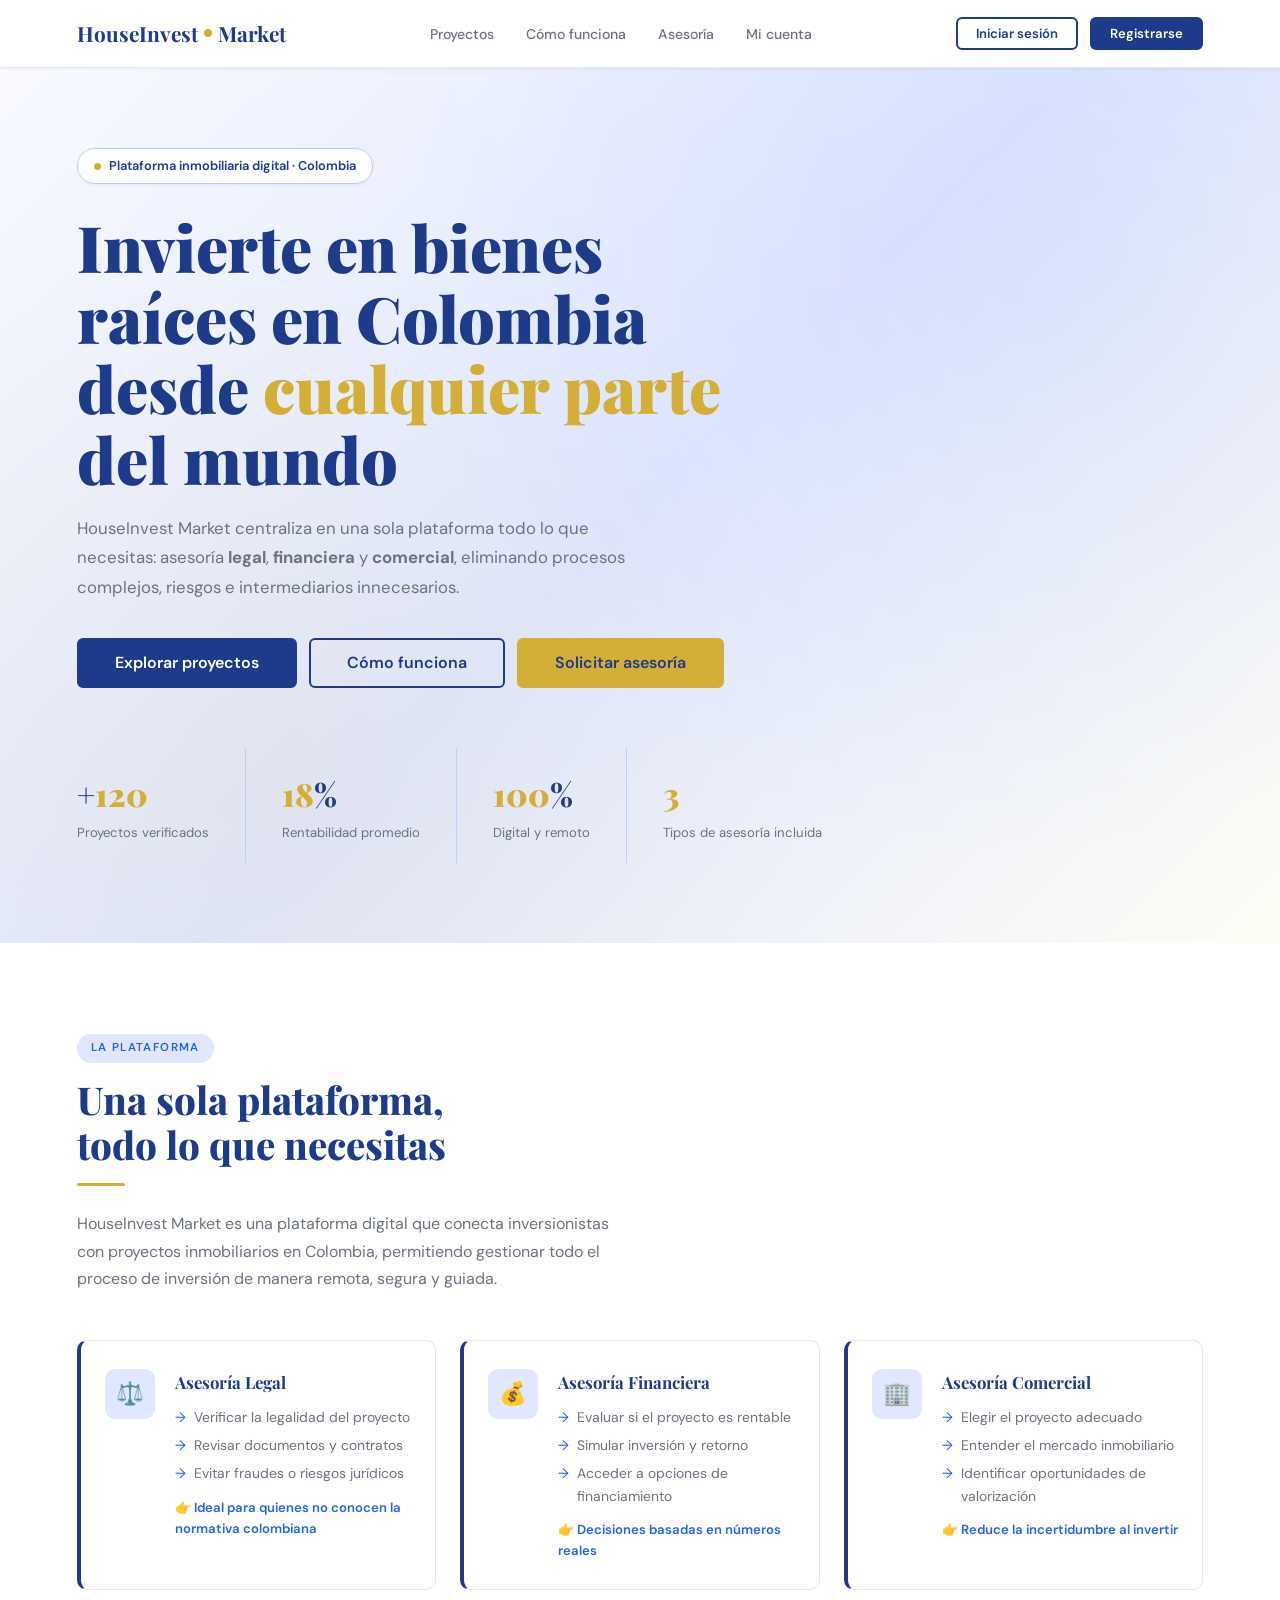
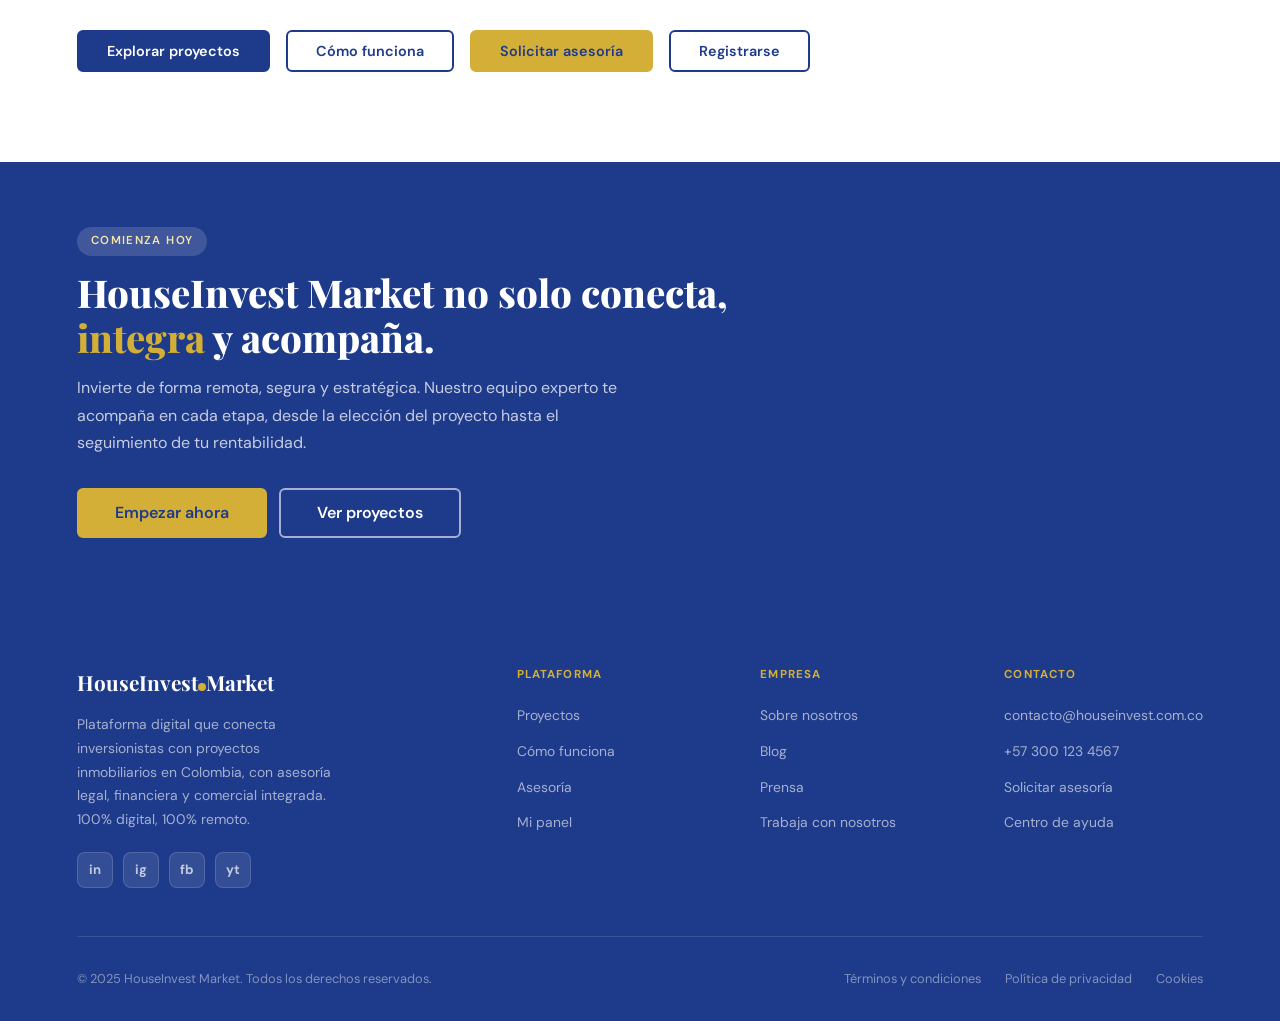
<file: index.html>
<!DOCTYPE html>
<html lang="es">
<head>
  <meta charset="UTF-8" />
  <meta name="viewport" content="width=device-width, initial-scale=1.0" />
  <title>HouseInvest Market – Invierte en Colombia</title>
  <link rel="stylesheet" href="css/styles.css" />
</head>
<body>

  <!-- Navbar y footer se inyectan por navbar.js -->

  <!-- ═══ HERO ═══ -->
  <section class="hero">
    <div class="hero-pattern"></div>

    <div class="hero-tag">
      <span class="dot"></span>
      Plataforma inmobiliaria digital · Colombia
    </div>

    <h1>
      Invierte en bienes raíces en Colombia<br>
      desde <em>cualquier parte</em> del mundo
    </h1>

    <p class="hero-sub">
      HouseInvest Market centraliza en una sola plataforma todo lo que necesitas:
      asesoría <strong>legal</strong>, <strong>financiera</strong> y <strong>comercial</strong>,
      eliminando procesos complejos, riesgos e intermediarios innecesarios.
    </p>

    <div class="hero-btns">
      <a href="proyectos.html"   class="btn btn-primary btn-lg">Explorar proyectos</a>
      <a href="como-funciona.html" class="btn btn-outline btn-lg">Cómo funciona</a>
      <a href="asesoria.html"    class="btn btn-gold btn-lg">Solicitar asesoría</a>
    </div>

    <div class="hero-stats">
      <div class="hero-stat">
        <div class="hero-stat-num">+<span>120</span></div>
        <div class="hero-stat-label">Proyectos verificados</div>
      </div>
      <div class="hero-stat">
        <div class="hero-stat-num"><span>18</span>%</div>
        <div class="hero-stat-label">Rentabilidad promedio</div>
      </div>
      <div class="hero-stat">
        <div class="hero-stat-num"><span>100</span>%</div>
        <div class="hero-stat-label">Digital y remoto</div>
      </div>
      <div class="hero-stat">
        <div class="hero-stat-num"><span>3</span></div>
        <div class="hero-stat-label">Tipos de asesoría incluida</div>
      </div>
    </div>
  </section>

  <!-- ═══ QUÉ ES HOUSEINVEST ═══ -->
  <section class="section section-white">
    <div class="reveal">
      <span class="section-tag">La plataforma</span>
      <h2 class="section-title">Una sola plataforma,<br>todo lo que necesitas</h2>
      <div class="gold-line"></div>
      <p class="section-desc">
        HouseInvest Market es una plataforma digital que conecta inversionistas con proyectos
        inmobiliarios en Colombia, permitiendo gestionar todo el proceso de inversión
        de manera remota, segura y guiada.
      </p>
    </div>

    <div style="display:grid;grid-template-columns:repeat(auto-fit,minmax(260px,1fr));gap:1.5rem;margin-top:48px;">

      <div class="advisory-card reveal">
        <div class="advisory-icon">⚖️</div>
        <div>
          <h4>Asesoría Legal</h4>
          <ul>
            <li>Verificar la legalidad del proyecto</li>
            <li>Revisar documentos y contratos</li>
            <li>Evitar fraudes o riesgos jurídicos</li>
          </ul>
          <p style="margin-top:12px;font-size:0.82rem;color:var(--blue-modern);font-weight:600;">
            👉 Ideal para quienes no conocen la normativa colombiana
          </p>
        </div>
      </div>

      <div class="advisory-card reveal">
        <div class="advisory-icon">💰</div>
        <div>
          <h4>Asesoría Financiera</h4>
          <ul>
            <li>Evaluar si el proyecto es rentable</li>
            <li>Simular inversión y retorno</li>
            <li>Acceder a opciones de financiamiento</li>
          </ul>
          <p style="margin-top:12px;font-size:0.82rem;color:var(--blue-modern);font-weight:600;">
            👉 Decisiones basadas en números reales
          </p>
        </div>
      </div>

      <div class="advisory-card reveal">
        <div class="advisory-icon">🏢</div>
        <div>
          <h4>Asesoría Comercial</h4>
          <ul>
            <li>Elegir el proyecto adecuado</li>
            <li>Entender el mercado inmobiliario</li>
            <li>Identificar oportunidades de valorización</li>
          </ul>
          <p style="margin-top:12px;font-size:0.82rem;color:var(--blue-modern);font-weight:600;">
            👉 Reduce la incertidumbre al invertir
          </p>
        </div>
      </div>

    </div>

    <div style="display:flex;gap:1rem;flex-wrap:wrap;margin-top:40px;" class="reveal">
      <a href="proyectos.html"   class="btn btn-primary">Explorar proyectos</a>
      <a href="como-funciona.html" class="btn btn-outline">Cómo funciona</a>
      <a href="asesoria.html"    class="btn btn-gold">Solicitar asesoría</a>
      <a href="login.html"       class="btn btn-outline">Registrarse</a>
    </div>
  </section>

  <!-- ═══ CTA BANNER ═══ -->
  <section class="section section-blue" style="padding:64px 6vw;">
    <div style="max-width:680px;" class="reveal">
      <span class="section-tag">Comienza hoy</span>
      <h2 class="section-title">HouseInvest Market no solo conecta,<br><em>integra</em> y acompaña.</h2>
      <p class="section-desc" style="margin-bottom:32px;">
        Invierte de forma remota, segura y estratégica. Nuestro equipo experto
        te acompaña en cada etapa, desde la elección del proyecto hasta el
        seguimiento de tu rentabilidad.
      </p>
      <div style="display:flex;gap:12px;flex-wrap:wrap;">
        <a href="login.html" class="btn btn-gold btn-lg">Empezar ahora</a>
        <a href="proyectos.html" class="btn btn-outline-white btn-lg">Ver proyectos</a>
      </div>
    </div>
  </section>

  <script src="js/navbar.js"></script>
  <script src="js/main.js"></script>
</body>
</html>
</file>
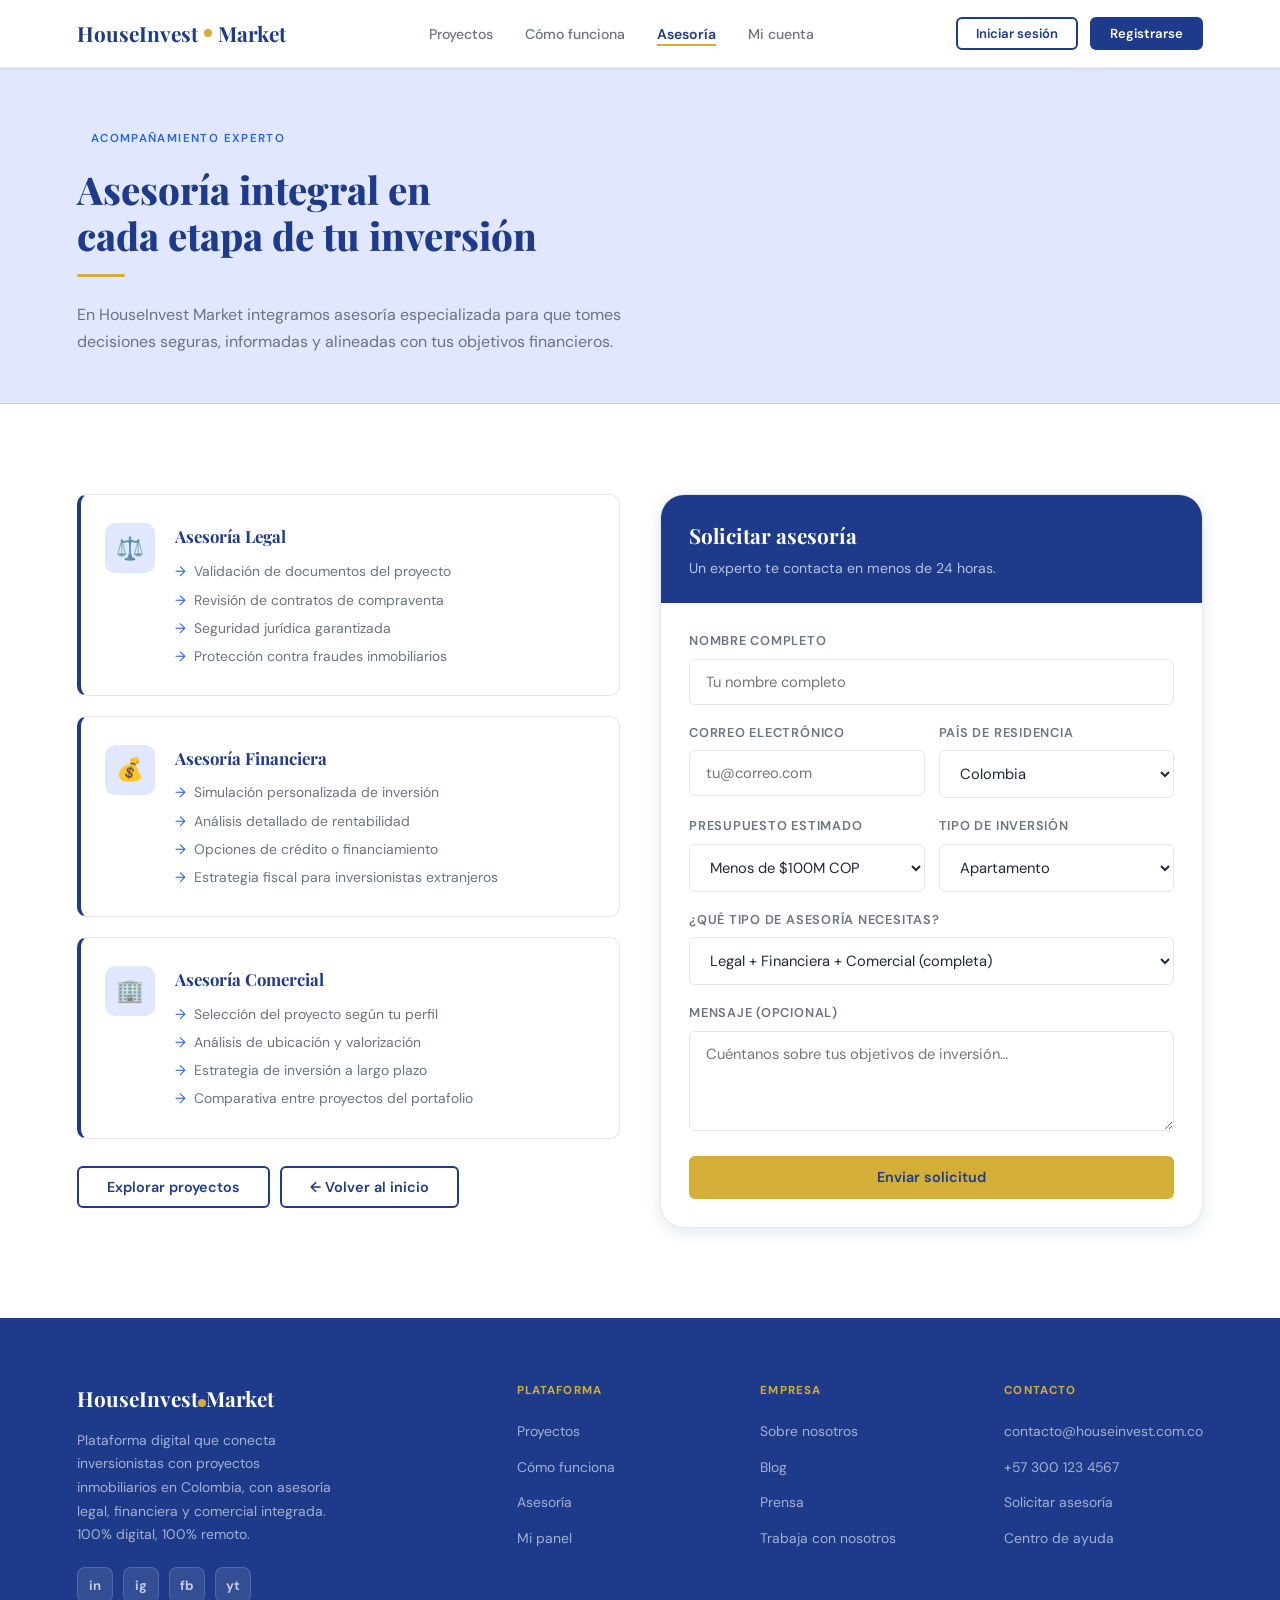
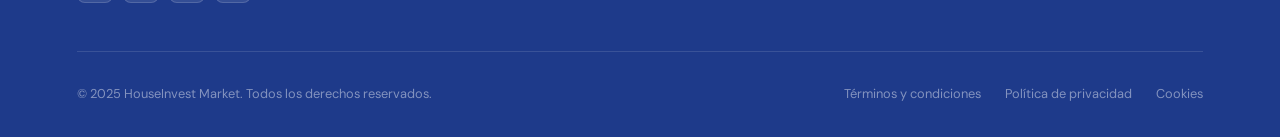
<file: asesoria.html>
<!DOCTYPE html>
<html lang="es">
<head>
  <meta charset="UTF-8" />
  <meta name="viewport" content="width=device-width, initial-scale=1.0" />
  <title>Asesoría – HouseInvest Market</title>
  <link rel="stylesheet" href="css/styles.css" />
  <style>
    .advisory-grid {
      display: grid;
      grid-template-columns: 1fr 1fr;
      gap: 2.5rem;
      align-items: start;
    }
    @media (max-width: 860px) { .advisory-grid { grid-template-columns: 1fr; } }
  </style>
</head>
<body>

  <!-- ═══ HEADER ═══ -->
  <div style="background:var(--blue-light);padding:56px 6vw 48px;border-bottom:1px solid var(--blue-mid);">
    <span class="section-tag">Acompañamiento experto</span>
    <h1 class="section-title">Asesoría integral en<br>cada etapa de tu inversión</h1>
    <div class="gold-line"></div>
    <p class="section-desc">
      En HouseInvest Market integramos asesoría especializada para que tomes decisiones
      seguras, informadas y alineadas con tus objetivos financieros.
    </p>
  </div>

  <!-- ═══ CONTENIDO ═══ -->
  <section class="section section-white">
    <div class="advisory-grid">

      <!-- Cards asesoría -->
      <div style="display:flex;flex-direction:column;gap:1.2rem;">

        <div class="advisory-card reveal">
          <div class="advisory-icon">⚖️</div>
          <div>
            <h4>Asesoría Legal</h4>
            <ul>
              <li>Validación de documentos del proyecto</li>
              <li>Revisión de contratos de compraventa</li>
              <li>Seguridad jurídica garantizada</li>
              <li>Protección contra fraudes inmobiliarios</li>
            </ul>
          </div>
        </div>

        <div class="advisory-card reveal">
          <div class="advisory-icon">💰</div>
          <div>
            <h4>Asesoría Financiera</h4>
            <ul>
              <li>Simulación personalizada de inversión</li>
              <li>Análisis detallado de rentabilidad</li>
              <li>Opciones de crédito o financiamiento</li>
              <li>Estrategia fiscal para inversionistas extranjeros</li>
            </ul>
          </div>
        </div>

        <div class="advisory-card reveal">
          <div class="advisory-icon">🏢</div>
          <div>
            <h4>Asesoría Comercial</h4>
            <ul>
              <li>Selección del proyecto según tu perfil</li>
              <li>Análisis de ubicación y valorización</li>
              <li>Estrategia de inversión a largo plazo</li>
              <li>Comparativa entre proyectos del portafolio</li>
            </ul>
          </div>
        </div>

        <div class="reveal" style="display:flex;gap:10px;flex-wrap:wrap;margin-top:8px;">
          <a href="proyectos.html" class="btn btn-outline">Explorar proyectos</a>
          <a href="index.html" class="btn btn-outline">← Volver al inicio</a>
        </div>
      </div>

      <!-- Formulario -->
      <div class="reveal">
        <div style="background:var(--white);border:1px solid var(--gray-border);border-radius:var(--radius-xl);overflow:hidden;box-shadow:var(--shadow-md);">
          <div style="background:var(--blue-main);padding:24px 28px;">
            <h3 style="font-family:var(--font-display);font-size:1.3rem;font-weight:700;color:var(--white);">
              Solicitar asesoría
            </h3>
            <p style="color:rgba(255,255,255,0.7);font-size:0.88rem;margin-top:4px;">
              Un experto te contacta en menos de 24 horas.
            </p>
          </div>
          <div style="padding:28px;">
            <form id="form-asesoria">
              <div class="form-group">
                <label>Nombre completo</label>
                <input type="text" placeholder="Tu nombre completo" required>
              </div>
              <div class="form-row">
                <div class="form-group">
                  <label>Correo electrónico</label>
                  <input type="email" placeholder="tu@correo.com" required>
                </div>
                <div class="form-group">
                  <label>País de residencia</label>
                  <select>
                    <option>Colombia</option>
                    <option>México</option>
                    <option>Estados Unidos</option>
                    <option>España</option>
                    <option>Canadá</option>
                    <option>Otro</option>
                  </select>
                </div>
              </div>
              <div class="form-row">
                <div class="form-group">
                  <label>Presupuesto estimado</label>
                  <select>
                    <option>Menos de $100M COP</option>
                    <option>$100M – $300M COP</option>
                    <option>$300M – $600M COP</option>
                    <option>Más de $600M COP</option>
                  </select>
                </div>
                <div class="form-group">
                  <label>Tipo de inversión</label>
                  <select>
                    <option>Apartamento</option>
                    <option>Lote</option>
                    <option>Casa</option>
                    <option>Comercial</option>
                  </select>
                </div>
              </div>
              <div class="form-group">
                <label>¿Qué tipo de asesoría necesitas?</label>
                <select>
                  <option>Legal + Financiera + Comercial (completa)</option>
                  <option>Solo legal</option>
                  <option>Solo financiera</option>
                  <option>Solo comercial</option>
                </select>
              </div>
              <div class="form-group">
                <label>Mensaje (opcional)</label>
                <textarea placeholder="Cuéntanos sobre tus objetivos de inversión…"></textarea>
              </div>
              <button type="submit" class="btn btn-gold btn-submit" style="width:100%;justify-content:center;">
                Enviar solicitud
              </button>
            </form>
          </div>
        </div>
      </div>

    </div>
  </section>

  <script src="js/navbar.js"></script>
  <script src="js/main.js"></script>
</body>
</html>
</file>
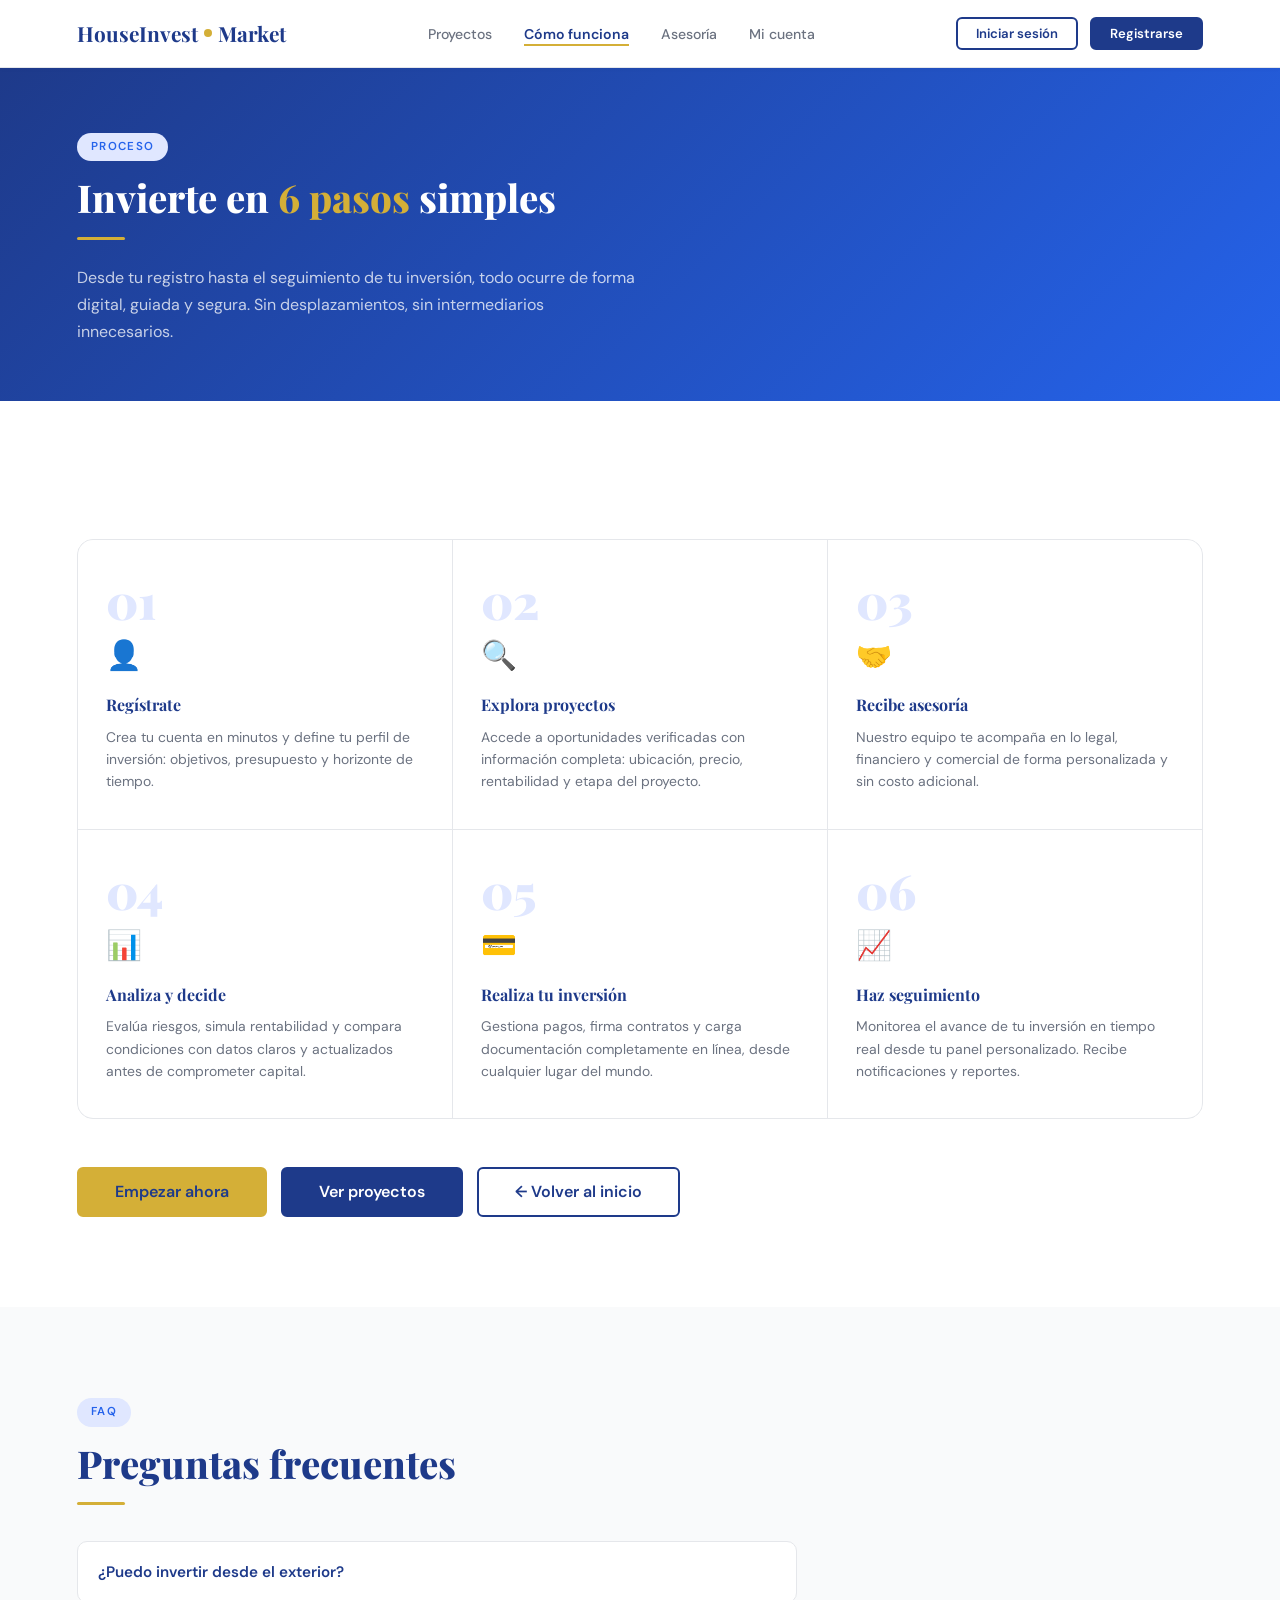
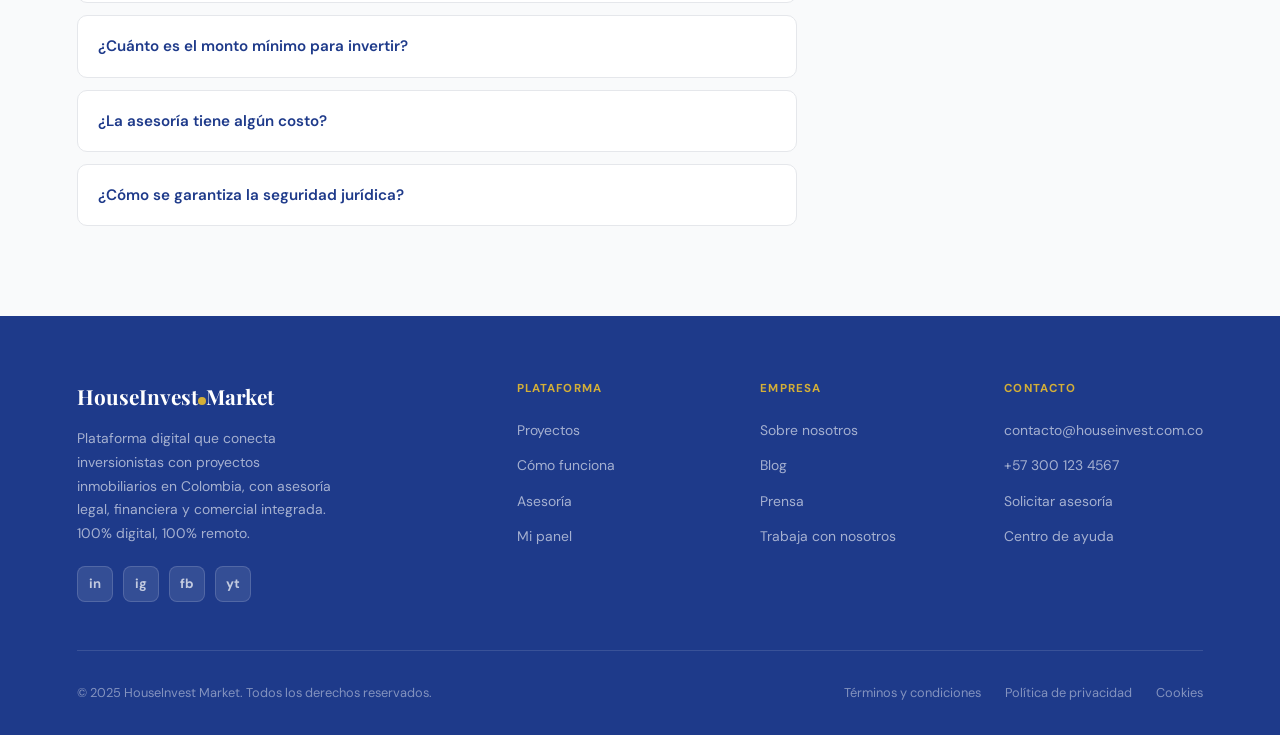
<file: como-funciona.html>
<!DOCTYPE html>
<html lang="es">
<head>
  <meta charset="UTF-8" />
  <meta name="viewport" content="width=device-width, initial-scale=1.0" />
  <title>Cómo funciona – HouseInvest Market</title>
  <link rel="stylesheet" href="css/styles.css" />
</head>
<body>

  <!-- ═══ HEADER ═══ -->
  <div style="background:linear-gradient(135deg,#1E3A8A,#2563EB);padding:64px 6vw 56px;">
    <span class="section-tag">Proceso</span>
    <h1 class="section-title" style="color:var(--white);">Invierte en <em>6 pasos</em> simples</h1>
    <div class="gold-line"></div>
    <p class="section-desc" style="color:rgba(255,255,255,0.75);">
      Desde tu registro hasta el seguimiento de tu inversión, todo ocurre de forma
      digital, guiada y segura. Sin desplazamientos, sin intermediarios innecesarios.
    </p>
  </div>

  <!-- ═══ PASOS ═══ -->
  <section class="section section-white">

    <div class="steps-grid">

      <div class="step-item reveal">
        <div class="step-num">01</div>
        <div class="step-icon">👤</div>
        <h3>Regístrate</h3>
        <p>Crea tu cuenta en minutos y define tu perfil de inversión: objetivos, presupuesto y horizonte de tiempo.</p>
      </div>

      <div class="step-item reveal">
        <div class="step-num">02</div>
        <div class="step-icon">🔍</div>
        <h3>Explora proyectos</h3>
        <p>Accede a oportunidades verificadas con información completa: ubicación, precio, rentabilidad y etapa del proyecto.</p>
      </div>

      <div class="step-item reveal">
        <div class="step-num">03</div>
        <div class="step-icon">🤝</div>
        <h3>Recibe asesoría</h3>
        <p>Nuestro equipo te acompaña en lo legal, financiero y comercial de forma personalizada y sin costo adicional.</p>
      </div>

      <div class="step-item reveal">
        <div class="step-num">04</div>
        <div class="step-icon">📊</div>
        <h3>Analiza y decide</h3>
        <p>Evalúa riesgos, simula rentabilidad y compara condiciones con datos claros y actualizados antes de comprometer capital.</p>
      </div>

      <div class="step-item reveal">
        <div class="step-num">05</div>
        <div class="step-icon">💳</div>
        <h3>Realiza tu inversión</h3>
        <p>Gestiona pagos, firma contratos y carga documentación completamente en línea, desde cualquier lugar del mundo.</p>
      </div>

      <div class="step-item reveal">
        <div class="step-num">06</div>
        <div class="step-icon">📈</div>
        <h3>Haz seguimiento</h3>
        <p>Monitorea el avance de tu inversión en tiempo real desde tu panel personalizado. Recibe notificaciones y reportes.</p>
      </div>

    </div>

    <div style="display:flex;gap:14px;flex-wrap:wrap;margin-top:48px;" class="reveal">
      <a href="login.html" class="btn btn-gold btn-lg">Empezar ahora</a>
      <a href="proyectos.html" class="btn btn-primary btn-lg">Ver proyectos</a>
      <a href="index.html" class="btn btn-outline btn-lg">← Volver al inicio</a>
    </div>

  </section>

  <!-- ═══ PREGUNTAS FRECUENTES ═══ -->
  <section class="section section-light">
    <div class="reveal">
      <span class="section-tag">FAQ</span>
      <h2 class="section-title">Preguntas frecuentes</h2>
      <div class="gold-line"></div>
    </div>

    <div style="max-width:720px;margin-top:36px;display:flex;flex-direction:column;gap:12px;">

      <details class="reveal" style="background:var(--white);border:1px solid var(--gray-border);border-radius:var(--radius-md);overflow:hidden;">
        <summary style="padding:18px 20px;font-weight:600;color:var(--blue-main);cursor:pointer;font-size:0.95rem;list-style:none;">
          ¿Puedo invertir desde el exterior?
        </summary>
        <div style="padding:0 20px 18px;color:var(--gray-mid);font-size:0.9rem;line-height:1.7;border-top:1px solid var(--gray-border);">
          Sí. HouseInvest Market está diseñado específicamente para inversionistas en el exterior.
          Todo el proceso es digital: puedes explorar proyectos, firmar contratos y realizar pagos
          desde cualquier país. Nuestros asesores te guían en cada paso considerando las
          regulaciones de inversión extranjera en Colombia.
        </div>
      </details>

      <details class="reveal" style="background:var(--white);border:1px solid var(--gray-border);border-radius:var(--radius-md);overflow:hidden;">
        <summary style="padding:18px 20px;font-weight:600;color:var(--blue-main);cursor:pointer;font-size:0.95rem;list-style:none;">
          ¿Cuánto es el monto mínimo para invertir?
        </summary>
        <div style="padding:0 20px 18px;color:var(--gray-mid);font-size:0.9rem;line-height:1.7;border-top:1px solid var(--gray-border);">
          El monto depende del proyecto. Contamos con opciones desde $85M COP (lotes) hasta
          proyectos premium que superan los $600M COP. También gestionamos opciones de
          financiamiento para proyectos de mayor valor.
        </div>
      </details>

      <details class="reveal" style="background:var(--white);border:1px solid var(--gray-border);border-radius:var(--radius-md);overflow:hidden;">
        <summary style="padding:18px 20px;font-weight:600;color:var(--blue-main);cursor:pointer;font-size:0.95rem;list-style:none;">
          ¿La asesoría tiene algún costo?
        </summary>
        <div style="padding:0 20px 18px;color:var(--gray-mid);font-size:0.9rem;line-height:1.7;border-top:1px solid var(--gray-border);">
          La asesoría inicial legal, financiera y comercial está incluida en el proceso de
          inversión. Nuestro modelo de negocio permite ofrecerla sin costo adicional para
          el inversionista.
        </div>
      </details>

      <details class="reveal" style="background:var(--white);border:1px solid var(--gray-border);border-radius:var(--radius-md);overflow:hidden;">
        <summary style="padding:18px 20px;font-weight:600;color:var(--blue-main);cursor:pointer;font-size:0.95rem;list-style:none;">
          ¿Cómo se garantiza la seguridad jurídica?
        </summary>
        <div style="padding:0 20px 18px;color:var(--gray-mid);font-size:0.9rem;line-height:1.7;border-top:1px solid var(--gray-border);">
          Todos los proyectos pasan por una verificación legal antes de ser publicados en
          la plataforma. Revisamos licencias, estado de propiedad, contratos y documentación.
          Nuestros asesores legales te acompañan hasta la firma final.
        </div>
      </details>

    </div>
  </section>

  <script src="js/navbar.js"></script>
  <script src="js/main.js"></script>
</body>
</html>
</file>
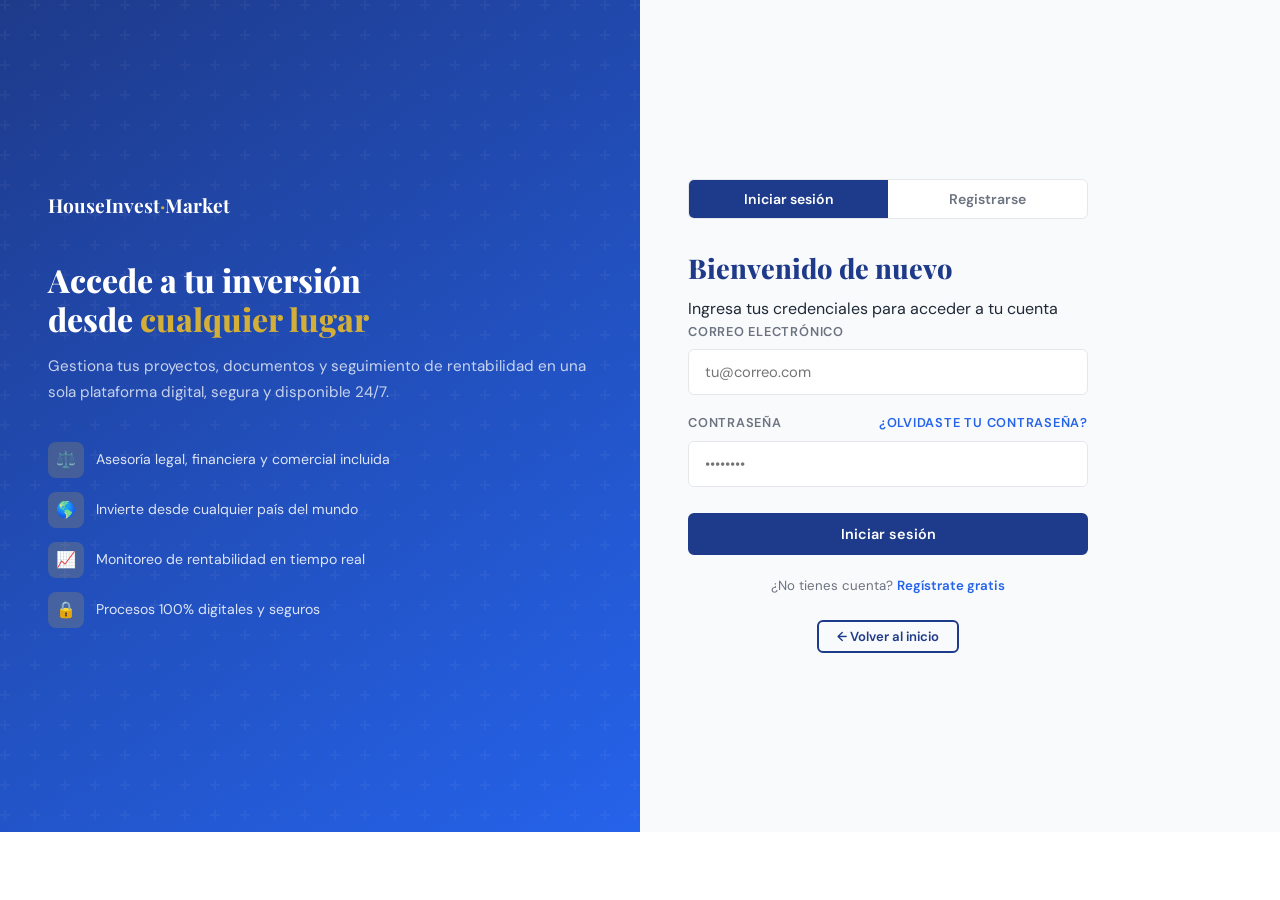
<file: login.html>
<!DOCTYPE html>
<html lang="es">
<head>
  <meta charset="UTF-8" />
  <meta name="viewport" content="width=device-width, initial-scale=1.0" />
  <title>Acceder – HouseInvest Market</title>
  <link rel="stylesheet" href="css/styles.css" />
</head>
<body>

  <div class="auth-layout">

    <!-- ═══ PANEL VISUAL IZQUIERDO ═══ -->
    <div class="auth-visual">
      <div class="auth-visual-content">
        <a href="index.html" style="font-family:var(--font-display);font-size:1.2rem;font-weight:700;color:var(--white);text-decoration:none;display:block;margin-bottom:40px;">
          HouseInvest<span style="color:var(--gold);">·</span>Market
        </a>
        <h2>Accede a tu inversión<br>desde <em>cualquier lugar</em></h2>
        <p>
          Gestiona tus proyectos, documentos y seguimiento de rentabilidad
          en una sola plataforma digital, segura y disponible 24/7.
        </p>

        <div class="auth-feature">
          <div class="auth-feature-icon">⚖️</div>
          <span>Asesoría legal, financiera y comercial incluida</span>
        </div>
        <div class="auth-feature">
          <div class="auth-feature-icon">🌎</div>
          <span>Invierte desde cualquier país del mundo</span>
        </div>
        <div class="auth-feature">
          <div class="auth-feature-icon">📈</div>
          <span>Monitoreo de rentabilidad en tiempo real</span>
        </div>
        <div class="auth-feature">
          <div class="auth-feature-icon">🔒</div>
          <span>Procesos 100% digitales y seguros</span>
        </div>
      </div>
    </div>

    <!-- ═══ FORMULARIOS ═══ -->
    <div class="auth-form-wrap">
      <div class="auth-form-inner">

        <div class="auth-tabs-wrap">
          <button class="auth-tab active" data-tab="panel-login">Iniciar sesión</button>
          <button class="auth-tab" data-tab="panel-register">Registrarse</button>
        </div>

        <!-- Panel Login -->
        <div id="panel-login" class="auth-panel">
          <h2>Bienvenido de nuevo</h2>
          <p>Ingresa tus credenciales para acceder a tu cuenta</p>
          <form id="form-login">
            <div class="form-group">
              <label>Correo electrónico</label>
              <input type="email" id="login-email" placeholder="tu@correo.com" required>
            </div>
            <div class="form-group">
              <label>
                Contraseña
                <a href="#" class="forgot-link" id="forgot-link">¿Olvidaste tu contraseña?</a>
              </label>
              <input type="password" placeholder="••••••••" required>
            </div>
            <button type="submit" class="btn btn-primary btn-submit" style="width:100%;justify-content:center;margin-top:8px;">
              Iniciar sesión
            </button>
          </form>
          <p style="text-align:center;margin-top:20px;font-size:0.83rem;color:var(--gray-mid);">
            ¿No tienes cuenta?
            <a href="#" onclick="document.querySelectorAll('.auth-tab')[1].click();return false;"
               style="color:var(--blue-modern);font-weight:600;">
              Regístrate gratis
            </a>
          </p>
        </div>

        <!-- Panel Registro -->
        <div id="panel-register" class="auth-panel" style="display:none;">
          <h2>Crea tu cuenta</h2>
          <p>Empieza a invertir en Colombia desde hoy</p>
          <form id="form-register">
            <div class="form-group">
              <label>Nombre completo</label>
              <input type="text" placeholder="Tu nombre" required>
            </div>
            <div class="form-row">
              <div class="form-group">
                <label>Correo electrónico</label>
                <input type="email" placeholder="tu@correo.com" required>
              </div>
              <div class="form-group">
                <label>País</label>
                <select>
                  <option>Colombia</option>
                  <option>México</option>
                  <option>Estados Unidos</option>
                  <option>España</option>
                  <option>Otro</option>
                </select>
              </div>
            </div>
            <div class="form-row">
              <div class="form-group">
                <label>Contraseña</label>
                <input type="password" id="reg-pass" placeholder="Mínimo 8 caracteres" required>
              </div>
              <div class="form-group">
                <label>Confirmar</label>
                <input type="password" id="reg-pass2" placeholder="Repite la contraseña" required>
              </div>
            </div>
            <button type="submit" class="btn btn-primary btn-submit" style="width:100%;justify-content:center;margin-top:8px;">
              Crear cuenta gratis
            </button>
          </form>
          <p style="text-align:center;margin-top:16px;font-size:0.78rem;color:var(--gray-mid);line-height:1.5;">
            Al registrarte aceptas nuestros
            <a href="#" style="color:var(--blue-modern);">Términos y condiciones</a> y
            <a href="#" style="color:var(--blue-modern);">Política de privacidad</a>
          </p>
        </div>

        <div style="text-align:center;margin-top:24px;">
          <a href="index.html" class="btn btn-outline btn-sm">← Volver al inicio</a>
        </div>

      </div>
    </div>
  </div>

  <script src="js/navbar.js"></script>
  <script src="js/main.js"></script>

  <!-- Ocultar navbar en auth -->
  <script>
    document.addEventListener('DOMContentLoaded', () => {
      const nav = document.querySelector('.navbar');
      if (nav) nav.style.display = 'none';
      const footer = document.querySelector('.footer');
      if (footer) footer.style.display = 'none';
      const scrollBtn = document.getElementById('scrollTop');
      if (scrollBtn) scrollBtn.style.display = 'none';

      // Si viene de #registro, abrir tab de registro
      if (window.location.hash === '#registro') {
        document.querySelectorAll('.auth-tab')[1]?.click();
      }
    });
  </script>
</body>
</html>
</file>
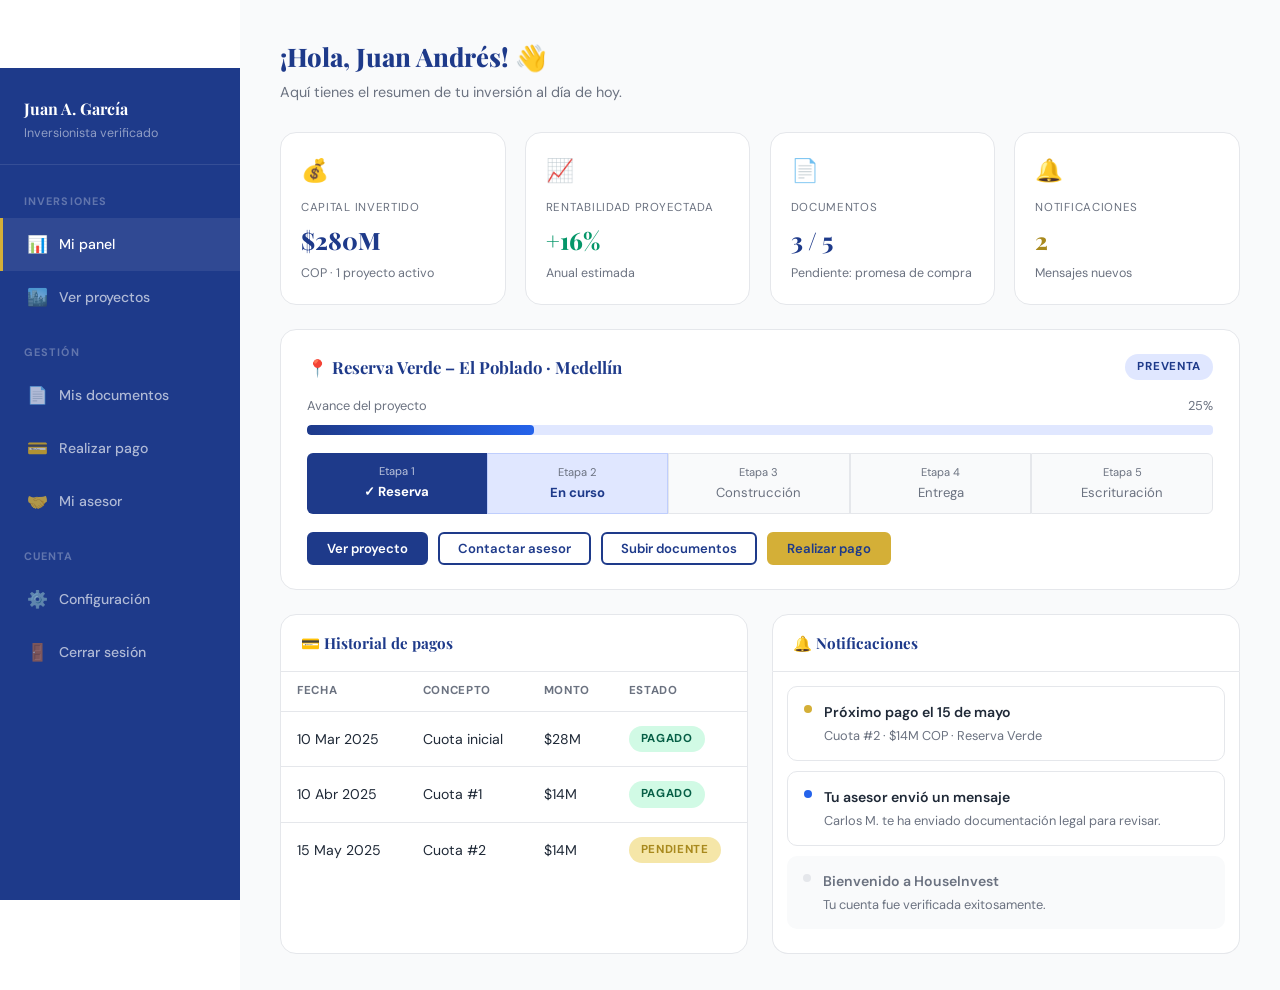
<file: panel.html>
<!DOCTYPE html>
<html lang="es">
<head>
  <meta charset="UTF-8" />
  <meta name="viewport" content="width=device-width, initial-scale=1.0" />
  <title>Mi Panel – HouseInvest Market</title>
  <link rel="stylesheet" href="css/styles.css" />
  <style>
    .panel-layout {
      display: grid;
      grid-template-columns: 240px 1fr;
      min-height: calc(100vh - 68px);
    }
    .panel-sidebar {
      background: var(--blue-main);
      padding: 28px 0;
      position: sticky;
      top: 68px;
      height: calc(100vh - 68px);
    }
    .panel-nav-item {
      display: flex; align-items: center; gap: 12px;
      padding: 13px 24px;
      font-size: 0.88rem; font-weight: 500;
      color: rgba(255,255,255,0.65);
      text-decoration: none;
      transition: all 0.2s;
      border-left: 3px solid transparent;
    }
    .panel-nav-item:hover,
    .panel-nav-item.active {
      background: rgba(255,255,255,0.08);
      color: var(--white);
      border-left-color: var(--gold);
    }
    .panel-nav-item .nav-icon { font-size: 1.05rem; width: 20px; text-align: center; }
    .panel-nav-section {
      font-size: 0.68rem; font-weight: 700; letter-spacing: 0.1em;
      text-transform: uppercase; color: rgba(255,255,255,0.3);
      padding: 20px 24px 8px;
    }
    .panel-content {
      background: var(--gray-light);
      padding: 36px 40px;
      overflow-y: auto;
    }
    .panel-greeting {
      margin-bottom: 28px;
    }
    .panel-greeting h2 {
      font-family: var(--font-display);
      font-size: 1.6rem; font-weight: 800;
      color: var(--blue-main);
    }
    .panel-greeting p { font-size: 0.9rem; color: var(--gray-mid); margin-top: 4px; }

    /* Widgets row */
    .widgets-row {
      display: grid;
      grid-template-columns: repeat(4, 1fr);
      gap: 1.2rem;
      margin-bottom: 1.5rem;
    }
    .widget-card {
      background: var(--white);
      border: 1px solid var(--gray-border);
      border-radius: var(--radius-lg);
      padding: 20px 20px;
      transition: box-shadow 0.2s;
    }
    .widget-card:hover { box-shadow: var(--shadow-md); }
    .widget-card-icon {
      font-size: 1.4rem; margin-bottom: 10px;
    }
    .widget-card-label { font-size: 0.72rem; color: var(--gray-mid); text-transform: uppercase; letter-spacing: 0.06em; }
    .widget-card-value {
      font-family: var(--font-display);
      font-size: 1.5rem; font-weight: 800;
      color: var(--blue-main); margin-top: 4px;
    }
    .widget-card-sub { font-size: 0.78rem; color: var(--gray-mid); margin-top: 4px; }

    /* Tabla de inversiones */
    .inv-table { width: 100%; border-collapse: collapse; }
    .inv-table th {
      text-align: left; font-size: 0.72rem; font-weight: 700;
      text-transform: uppercase; letter-spacing: 0.06em;
      color: var(--gray-mid); padding: 10px 16px;
      border-bottom: 1px solid var(--gray-border);
    }
    .inv-table td {
      padding: 14px 16px;
      font-size: 0.88rem; color: var(--gray-text);
      border-bottom: 1px solid var(--gray-border);
    }
    .inv-table tr:last-child td { border-bottom: none; }
    .inv-table tr:hover td { background: var(--blue-light); }

    /* Notificaciones */
    .notif {
      display: flex; align-items: flex-start; gap: 12px;
      padding: 14px 16px;
      background: var(--white);
      border: 1px solid var(--gray-border);
      border-radius: var(--radius-md);
      margin-bottom: 10px;
    }
    .notif-dot {
      width: 8px; height: 8px; border-radius: 50%;
      background: var(--blue-modern); flex-shrink: 0; margin-top: 4px;
    }
    .notif-dot.gold { background: var(--gold); }
    .notif h5 { font-size: 0.88rem; font-weight: 600; color: var(--gray-text); }
    .notif p { font-size: 0.8rem; color: var(--gray-mid); margin-top: 2px; }

    @media (max-width: 1024px) {
      .panel-layout { grid-template-columns: 1fr; }
      .panel-sidebar { display: none; }
      .panel-content { padding: 24px 5vw; }
      .widgets-row { grid-template-columns: repeat(2, 1fr); }
    }
    @media (max-width: 500px) {
      .widgets-row { grid-template-columns: 1fr; }
    }
  </style>
</head>
<body>

  <div class="panel-layout">

    <!-- ═══ SIDEBAR ═══ -->
    <aside class="panel-sidebar">
      <div style="padding:0 24px 20px;border-bottom:1px solid rgba(255,255,255,0.1);margin-bottom:8px;">
        <div style="font-family:var(--font-display);font-weight:700;color:var(--white);font-size:1rem;">Juan A. García</div>
        <div style="font-size:0.78rem;color:rgba(255,255,255,0.5);margin-top:2px;">Inversionista verificado</div>
      </div>
      <div class="panel-nav-section">Inversiones</div>
      <a href="panel.html" class="panel-nav-item active">
        <span class="nav-icon">📊</span> Mi panel
      </a>
      <a href="proyectos.html" class="panel-nav-item">
        <span class="nav-icon">🏙️</span> Ver proyectos
      </a>
      <div class="panel-nav-section">Gestión</div>
      <a href="#" class="panel-nav-item btn-subir-doc">
        <span class="nav-icon">📄</span> Mis documentos
      </a>
      <a href="#" class="panel-nav-item" id="btn-pago">
        <span class="nav-icon">💳</span> Realizar pago
      </a>
      <a href="asesoria.html" class="panel-nav-item">
        <span class="nav-icon">🤝</span> Mi asesor
      </a>
      <div class="panel-nav-section">Cuenta</div>
      <a href="#" class="panel-nav-item">
        <span class="nav-icon">⚙️</span> Configuración
      </a>
      <a href="login.html" class="panel-nav-item">
        <span class="nav-icon">🚪</span> Cerrar sesión
      </a>
    </aside>

    <!-- ═══ CONTENIDO ═══ -->
    <main class="panel-content">

      <div class="panel-greeting">
        <h2>¡Hola, Juan Andrés! 👋</h2>
        <p>Aquí tienes el resumen de tu inversión al día de hoy.</p>
      </div>

      <!-- Widgets -->
      <div class="widgets-row">
        <div class="widget-card">
          <div class="widget-card-icon">💰</div>
          <div class="widget-card-label">Capital invertido</div>
          <div class="widget-card-value">$280M</div>
          <div class="widget-card-sub">COP · 1 proyecto activo</div>
        </div>
        <div class="widget-card">
          <div class="widget-card-icon">📈</div>
          <div class="widget-card-label">Rentabilidad proyectada</div>
          <div class="widget-card-value" style="color:#059669;">+16%</div>
          <div class="widget-card-sub">Anual estimada</div>
        </div>
        <div class="widget-card">
          <div class="widget-card-icon">📄</div>
          <div class="widget-card-label">Documentos</div>
          <div class="widget-card-value">3 / 5</div>
          <div class="widget-card-sub">Pendiente: promesa de compra</div>
        </div>
        <div class="widget-card">
          <div class="widget-card-icon">🔔</div>
          <div class="widget-card-label">Notificaciones</div>
          <div class="widget-card-value" style="color:var(--gold-dark);">2</div>
          <div class="widget-card-sub">Mensajes nuevos</div>
        </div>
      </div>

      <!-- Progreso de inversión -->
      <div style="background:var(--white);border:1px solid var(--gray-border);border-radius:var(--radius-lg);padding:24px 26px;margin-bottom:1.5rem;">
        <div style="display:flex;justify-content:space-between;align-items:center;margin-bottom:16px;">
          <h3 style="font-family:var(--font-display);font-size:1.05rem;font-weight:700;color:var(--blue-main);">
            📍 Reserva Verde – El Poblado · Medellín
          </h3>
          <span class="badge badge-blue">Preventa</span>
        </div>

        <div style="margin-bottom:18px;">
          <div style="display:flex;justify-content:space-between;font-size:0.8rem;color:var(--gray-mid);margin-bottom:6px;">
            <span>Avance del proyecto</span><span>25%</span>
          </div>
          <div class="progress-wrap" style="height:10px;">
            <div class="progress-fill" style="width:25%;"></div>
          </div>
        </div>

        <!-- Etapas -->
        <div style="display:flex;gap:0;overflow-x:auto;">
          <div style="flex:1;min-width:100px;text-align:center;padding:10px 8px;background:var(--blue-main);border-radius:6px 0 0 6px;">
            <div style="font-size:0.7rem;color:rgba(255,255,255,0.7);">Etapa 1</div>
            <div style="font-size:0.82rem;font-weight:700;color:var(--white);">✓ Reserva</div>
          </div>
          <div style="flex:1;min-width:100px;text-align:center;padding:10px 8px;background:var(--blue-light);border:1px solid var(--blue-mid);">
            <div style="font-size:0.7rem;color:var(--gray-mid);">Etapa 2</div>
            <div style="font-size:0.82rem;font-weight:700;color:var(--blue-main);">En curso</div>
          </div>
          <div style="flex:1;min-width:100px;text-align:center;padding:10px 8px;background:var(--gray-light);border:1px solid var(--gray-border);">
            <div style="font-size:0.7rem;color:var(--gray-mid);">Etapa 3</div>
            <div style="font-size:0.82rem;color:var(--gray-mid);">Construcción</div>
          </div>
          <div style="flex:1;min-width:100px;text-align:center;padding:10px 8px;background:var(--gray-light);border:1px solid var(--gray-border);">
            <div style="font-size:0.7rem;color:var(--gray-mid);">Etapa 4</div>
            <div style="font-size:0.82rem;color:var(--gray-mid);">Entrega</div>
          </div>
          <div style="flex:1;min-width:100px;text-align:center;padding:10px 8px;background:var(--gray-light);border:1px solid var(--gray-border);border-radius:0 6px 6px 0;">
            <div style="font-size:0.7rem;color:var(--gray-mid);">Etapa 5</div>
            <div style="font-size:0.82rem;color:var(--gray-mid);">Escrituración</div>
          </div>
        </div>

        <div style="display:flex;gap:10px;flex-wrap:wrap;margin-top:18px;">
          <a href="detalle.html" class="btn btn-primary btn-sm">Ver proyecto</a>
          <a href="asesoria.html" class="btn btn-outline btn-sm">Contactar asesor</a>
          <button class="btn btn-outline btn-sm btn-subir-doc">Subir documentos</button>
          <button class="btn btn-gold btn-sm" id="btn-pago">Realizar pago</button>
        </div>
      </div>

      <!-- Grid inferior: historial + notificaciones -->
      <div style="display:grid;grid-template-columns:1fr 1fr;gap:1.5rem;">

        <!-- Historial de pagos -->
        <div style="background:var(--white);border:1px solid var(--gray-border);border-radius:var(--radius-lg);overflow:hidden;">
          <div style="padding:16px 20px;border-bottom:1px solid var(--gray-border);">
            <h4 style="font-family:var(--font-display);font-size:0.95rem;font-weight:700;color:var(--blue-main);">
              💳 Historial de pagos
            </h4>
          </div>
          <div style="overflow-x:auto;">
            <table class="inv-table">
              <thead>
                <tr>
                  <th>Fecha</th>
                  <th>Concepto</th>
                  <th>Monto</th>
                  <th>Estado</th>
                </tr>
              </thead>
              <tbody>
                <tr>
                  <td>10 Mar 2025</td>
                  <td>Cuota inicial</td>
                  <td>$28M</td>
                  <td><span class="badge badge-green">Pagado</span></td>
                </tr>
                <tr>
                  <td>10 Abr 2025</td>
                  <td>Cuota #1</td>
                  <td>$14M</td>
                  <td><span class="badge badge-green">Pagado</span></td>
                </tr>
                <tr>
                  <td>15 May 2025</td>
                  <td>Cuota #2</td>
                  <td>$14M</td>
                  <td><span class="badge" style="background:var(--gold-soft);color:var(--gold-dark);">Pendiente</span></td>
                </tr>
              </tbody>
            </table>
          </div>
        </div>

        <!-- Notificaciones -->
        <div>
          <div style="padding:16px 20px;border-bottom:1px solid var(--gray-border);background:var(--white);border-radius:var(--radius-lg) var(--radius-lg) 0 0;border:1px solid var(--gray-border);">
            <h4 style="font-family:var(--font-display);font-size:0.95rem;font-weight:700;color:var(--blue-main);">
              🔔 Notificaciones
            </h4>
          </div>
          <div style="background:var(--white);border:1px solid var(--gray-border);border-top:none;border-radius:0 0 var(--radius-lg) var(--radius-lg);padding:14px;">
            <div class="notif">
              <div class="notif-dot gold"></div>
              <div>
                <h5>Próximo pago el 15 de mayo</h5>
                <p>Cuota #2 · $14M COP · Reserva Verde</p>
              </div>
            </div>
            <div class="notif">
              <div class="notif-dot"></div>
              <div>
                <h5>Tu asesor envió un mensaje</h5>
                <p>Carlos M. te ha enviado documentación legal para revisar.</p>
              </div>
            </div>
            <div class="notif" style="border:none;background:var(--gray-light);">
              <div class="notif-dot" style="background:var(--gray-border);"></div>
              <div>
                <h5 style="color:var(--gray-mid);">Bienvenido a HouseInvest</h5>
                <p>Tu cuenta fue verificada exitosamente.</p>
              </div>
            </div>
          </div>
        </div>

      </div>

    </main>
  </div>

  <script src="js/navbar.js"></script>
  <script src="js/main.js"></script>

  <!-- Ocultar navbar flotante; el sidebar hace su función -->
  <script>
    document.addEventListener('DOMContentLoaded', () => {
      const nav = document.querySelector('.navbar');
      if (nav) nav.style.display = 'none';
      const footer = document.querySelector('.footer');
      if (footer) footer.style.display = 'none';
    });
  </script>
</body>
</html>
</file>
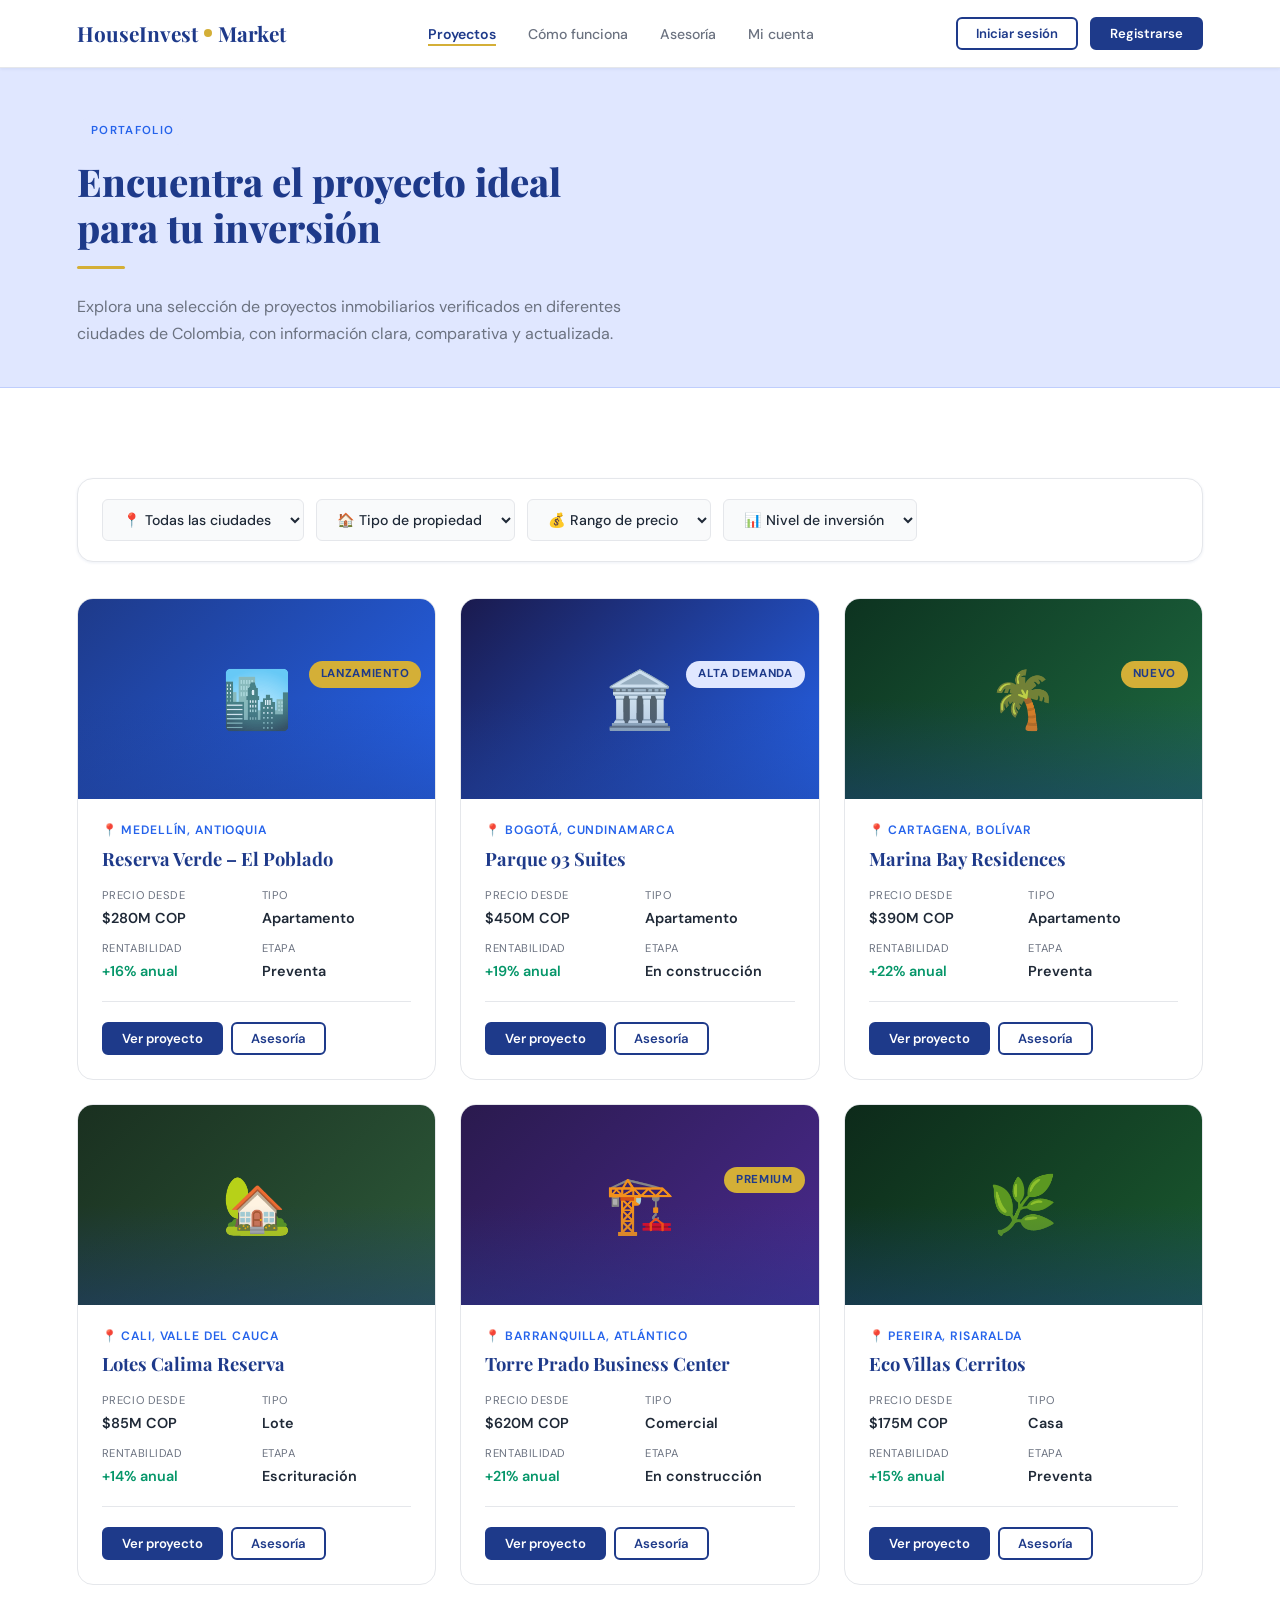
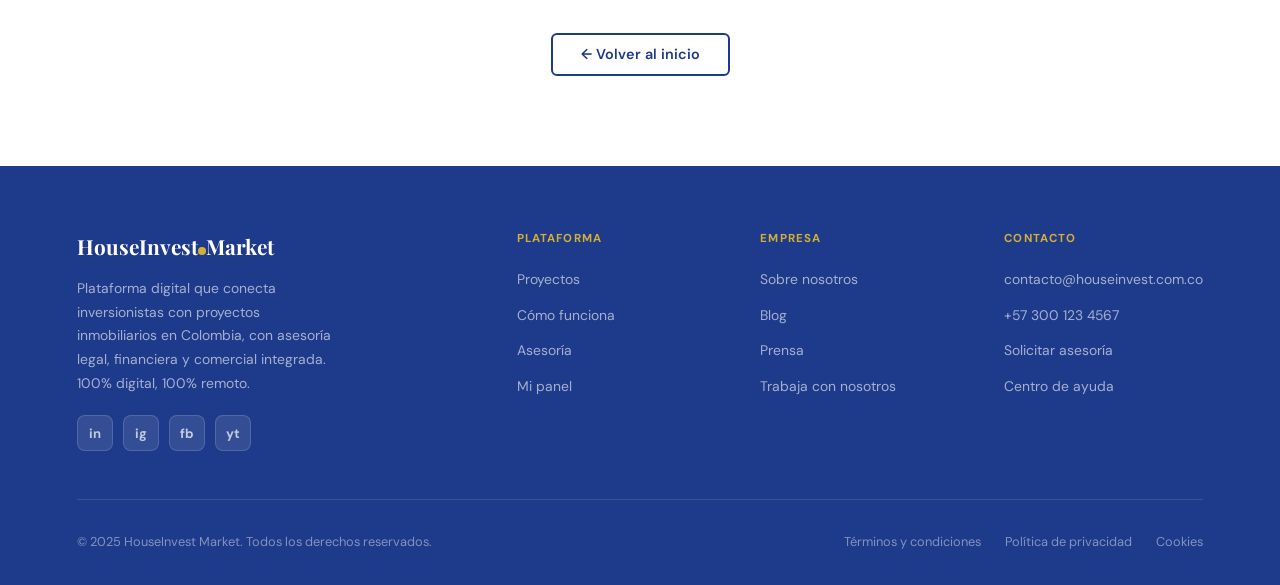
<file: proyectos.html>
<!DOCTYPE html>
<html lang="es">
<head>
  <meta charset="UTF-8" />
  <meta name="viewport" content="width=device-width, initial-scale=1.0" />
  <title>Proyectos – HouseInvest Market</title>
  <link rel="stylesheet" href="css/styles.css" />
</head>
<body>

  <!-- ═══ HEADER ═══ -->
  <div style="background:var(--blue-light);padding:48px 6vw 40px;border-bottom:1px solid var(--blue-mid);">
    <span class="section-tag">Portafolio</span>
    <h1 class="section-title">Encuentra el proyecto ideal<br>para tu inversión</h1>
    <div class="gold-line"></div>
    <p class="section-desc">
      Explora una selección de proyectos inmobiliarios verificados en diferentes ciudades
      de Colombia, con información clara, comparativa y actualizada.
    </p>
  </div>

  <!-- ═══ FILTROS + GRID ═══ -->
  <section class="section section-white">

    <div class="filters-bar">
      <select class="filter-select" id="filter-city">
        <option value="">📍 Todas las ciudades</option>
        <option value="Medellín">Medellín</option>
        <option value="Bogotá">Bogotá</option>
        <option value="Cartagena">Cartagena</option>
        <option value="Cali">Cali</option>
        <option value="Barranquilla">Barranquilla</option>
        <option value="Pereira">Pereira</option>
      </select>
      <select class="filter-select" id="filter-type">
        <option value="">🏠 Tipo de propiedad</option>
        <option value="Apartamento">Apartamento</option>
        <option value="Lote">Lote</option>
        <option value="Casa">Casa</option>
        <option value="Comercial">Comercial</option>
      </select>
      <select class="filter-select" id="filter-price">
        <option value="">💰 Rango de precio</option>
        <option value="bajo">Menos de $100M</option>
        <option value="medio">$100M – $300M</option>
        <option value="alto">$300M – $600M</option>
        <option value="premium">Más de $600M</option>
      </select>
      <select class="filter-select">
        <option value="">📊 Nivel de inversión</option>
        <option>Inicial</option>
        <option>Intermedio</option>
        <option>Premium</option>
      </select>
    </div>

    <div style="display:grid;grid-template-columns:repeat(auto-fill,minmax(300px,1fr));gap:1.5rem;">

      <!-- Proyecto 1 -->
      <div class="project-card reveal" data-city="Medellín" data-type="Apartamento" data-price="medio">
        <div class="project-img" style="background:linear-gradient(135deg,#1E3A8A,#2563EB);">
          🏙️
          <div class="project-img-overlay"></div>
          <div class="project-badge-wrap"><span class="badge badge-gold">Lanzamiento</span></div>
        </div>
        <div class="project-body">
          <div class="project-city">📍 Medellín, Antioquia</div>
          <div class="project-name">Reserva Verde – El Poblado</div>
          <div class="project-meta">
            <div><div class="meta-label">Precio desde</div><div class="meta-value">$280M COP</div></div>
            <div><div class="meta-label">Tipo</div><div class="meta-value">Apartamento</div></div>
            <div><div class="meta-label">Rentabilidad</div><div class="meta-value positive">+16% anual</div></div>
            <div><div class="meta-label">Etapa</div><div class="meta-value">Preventa</div></div>
          </div>
          <div class="project-btns">
            <a href="detalle.html" class="btn btn-primary btn-sm">Ver proyecto</a>
            <a href="asesoria.html" class="btn btn-outline btn-sm">Asesoría</a>
          </div>
        </div>
      </div>

      <!-- Proyecto 2 -->
      <div class="project-card reveal" data-city="Bogotá" data-type="Apartamento" data-price="alto">
        <div class="project-img" style="background:linear-gradient(135deg,#1a1a4e,#2563EB);">
          🏛️
          <div class="project-img-overlay"></div>
          <div class="project-badge-wrap"><span class="badge badge-blue">Alta demanda</span></div>
        </div>
        <div class="project-body">
          <div class="project-city">📍 Bogotá, Cundinamarca</div>
          <div class="project-name">Parque 93 Suites</div>
          <div class="project-meta">
            <div><div class="meta-label">Precio desde</div><div class="meta-value">$450M COP</div></div>
            <div><div class="meta-label">Tipo</div><div class="meta-value">Apartamento</div></div>
            <div><div class="meta-label">Rentabilidad</div><div class="meta-value positive">+19% anual</div></div>
            <div><div class="meta-label">Etapa</div><div class="meta-value">En construcción</div></div>
          </div>
          <div class="project-btns">
            <a href="detalle.html" class="btn btn-primary btn-sm">Ver proyecto</a>
            <a href="asesoria.html" class="btn btn-outline btn-sm">Asesoría</a>
          </div>
        </div>
      </div>

      <!-- Proyecto 3 -->
      <div class="project-card reveal" data-city="Cartagena" data-type="Apartamento" data-price="alto">
        <div class="project-img" style="background:linear-gradient(135deg,#0d3320,#1E6A40);">
          🌴
          <div class="project-img-overlay"></div>
          <div class="project-badge-wrap"><span class="badge badge-gold">Nuevo</span></div>
        </div>
        <div class="project-body">
          <div class="project-city">📍 Cartagena, Bolívar</div>
          <div class="project-name">Marina Bay Residences</div>
          <div class="project-meta">
            <div><div class="meta-label">Precio desde</div><div class="meta-value">$390M COP</div></div>
            <div><div class="meta-label">Tipo</div><div class="meta-value">Apartamento</div></div>
            <div><div class="meta-label">Rentabilidad</div><div class="meta-value positive">+22% anual</div></div>
            <div><div class="meta-label">Etapa</div><div class="meta-value">Preventa</div></div>
          </div>
          <div class="project-btns">
            <a href="detalle.html" class="btn btn-primary btn-sm">Ver proyecto</a>
            <a href="asesoria.html" class="btn btn-outline btn-sm">Asesoría</a>
          </div>
        </div>
      </div>

      <!-- Proyecto 4 -->
      <div class="project-card reveal" data-city="Cali" data-type="Lote" data-price="bajo">
        <div class="project-img" style="background:linear-gradient(135deg,#1a3020,#2D5A3A);">
          🏡
          <div class="project-img-overlay"></div>
        </div>
        <div class="project-body">
          <div class="project-city">📍 Cali, Valle del Cauca</div>
          <div class="project-name">Lotes Calima Reserva</div>
          <div class="project-meta">
            <div><div class="meta-label">Precio desde</div><div class="meta-value">$85M COP</div></div>
            <div><div class="meta-label">Tipo</div><div class="meta-value">Lote</div></div>
            <div><div class="meta-label">Rentabilidad</div><div class="meta-value positive">+14% anual</div></div>
            <div><div class="meta-label">Etapa</div><div class="meta-value">Escrituración</div></div>
          </div>
          <div class="project-btns">
            <a href="detalle.html" class="btn btn-primary btn-sm">Ver proyecto</a>
            <a href="asesoria.html" class="btn btn-outline btn-sm">Asesoría</a>
          </div>
        </div>
      </div>

      <!-- Proyecto 5 -->
      <div class="project-card reveal" data-city="Barranquilla" data-type="Comercial" data-price="premium">
        <div class="project-img" style="background:linear-gradient(135deg,#2a1a4e,#4a2a8e);">
          🏗️
          <div class="project-img-overlay"></div>
          <div class="project-badge-wrap"><span class="badge badge-gold">Premium</span></div>
        </div>
        <div class="project-body">
          <div class="project-city">📍 Barranquilla, Atlántico</div>
          <div class="project-name">Torre Prado Business Center</div>
          <div class="project-meta">
            <div><div class="meta-label">Precio desde</div><div class="meta-value">$620M COP</div></div>
            <div><div class="meta-label">Tipo</div><div class="meta-value">Comercial</div></div>
            <div><div class="meta-label">Rentabilidad</div><div class="meta-value positive">+21% anual</div></div>
            <div><div class="meta-label">Etapa</div><div class="meta-value">En construcción</div></div>
          </div>
          <div class="project-btns">
            <a href="detalle.html" class="btn btn-primary btn-sm">Ver proyecto</a>
            <a href="asesoria.html" class="btn btn-outline btn-sm">Asesoría</a>
          </div>
        </div>
      </div>

      <!-- Proyecto 6 -->
      <div class="project-card reveal" data-city="Pereira" data-type="Casa" data-price="medio">
        <div class="project-img" style="background:linear-gradient(135deg,#0d2a1a,#1a5a30);">
          🌿
          <div class="project-img-overlay"></div>
        </div>
        <div class="project-body">
          <div class="project-city">📍 Pereira, Risaralda</div>
          <div class="project-name">Eco Villas Cerritos</div>
          <div class="project-meta">
            <div><div class="meta-label">Precio desde</div><div class="meta-value">$175M COP</div></div>
            <div><div class="meta-label">Tipo</div><div class="meta-value">Casa</div></div>
            <div><div class="meta-label">Rentabilidad</div><div class="meta-value positive">+15% anual</div></div>
            <div><div class="meta-label">Etapa</div><div class="meta-value">Preventa</div></div>
          </div>
          <div class="project-btns">
            <a href="detalle.html" class="btn btn-primary btn-sm">Ver proyecto</a>
            <a href="asesoria.html" class="btn btn-outline btn-sm">Asesoría</a>
          </div>
        </div>
      </div>

    </div>

    <div style="text-align:center;margin-top:48px;" class="reveal">
      <a href="index.html" class="btn btn-outline">← Volver al inicio</a>
    </div>
  </section>

  <script src="js/navbar.js"></script>
  <script src="js/main.js"></script>
</body>
</html>
</file>
<file: css/styles.css>
/* ═══════════════════════════════════════════════
   HOUSEINVEST MARKET – Estilos globales
   Paleta: 60% blanco · 30% azul · 10% dorado
═══════════════════════════════════════════════ */

@import url('https://fonts.googleapis.com/css2?family=Playfair+Display:wght@400;600;700;900&family=DM+Sans:ital,opsz,wght@0,9..40,300;0,9..40,400;0,9..40,500;0,9..40,600;1,9..40,400&display=swap');

/* ── VARIABLES ── */
:root {
  /* Azules */
  --blue-main:    #1E3A8A;
  --blue-modern:  #2563EB;
  --blue-light:   #E0E7FF;
  --blue-mid:     #BFCEFD;

  /* Dorados */
  --gold:         #D4AF37;
  --gold-soft:    #F5E6A8;
  --gold-dark:    #A8891D;

  /* Neutros */
  --white:        #FFFFFF;
  --gray-text:    #1F2937;
  --gray-mid:     #6B7280;
  --gray-light:   #F9FAFB;
  --gray-border:  #E5E7EB;

  /* Tipografía */
  --font-display: 'Playfair Display', Georgia, serif;
  --font-body:    'DM Sans', sans-serif;

  /* Sombras */
  --shadow-sm:  0 1px 3px rgba(30,58,138,0.08);
  --shadow-md:  0 4px 16px rgba(30,58,138,0.12);
  --shadow-lg:  0 8px 32px rgba(30,58,138,0.16);
  --shadow-xl:  0 20px 60px rgba(30,58,138,0.18);

  /* Radios */
  --radius-sm:  6px;
  --radius-md:  10px;
  --radius-lg:  16px;
  --radius-xl:  24px;
}

/* ── RESET ── */
*, *::before, *::after { box-sizing: border-box; margin: 0; padding: 0; }
html { scroll-behavior: smooth; font-size: 16px; }
body {
  font-family: var(--font-body);
  background: var(--white);
  color: var(--gray-text);
  line-height: 1.6;
  -webkit-font-smoothing: antialiased;
}
img { max-width: 100%; display: block; }
a { text-decoration: none; }
ul { list-style: none; }
button { font-family: var(--font-body); }

/* ══════════════════════════════════════════════
   COMPONENTES REUTILIZABLES
══════════════════════════════════════════════ */

/* ── Botones ── */
.btn {
  display: inline-flex;
  align-items: center;
  justify-content: center;
  gap: 8px;
  padding: 12px 28px;
  border-radius: var(--radius-sm);
  font-family: var(--font-body);
  font-size: 0.9rem;
  font-weight: 600;
  cursor: pointer;
  border: 2px solid transparent;
  transition: all 0.22s ease;
  text-decoration: none;
  line-height: 1;
}

/* Botón principal – Azul con texto blanco */
.btn-primary {
  background: var(--blue-main);
  color: var(--white);
  border-color: var(--blue-main);
}
.btn-primary:hover {
  background: var(--blue-modern);
  border-color: var(--blue-modern);
  transform: translateY(-2px);
  box-shadow: 0 6px 20px rgba(37,99,235,0.35);
}

/* Botón destacado – Dorado con texto azul */
.btn-gold {
  background: var(--gold);
  color: var(--blue-main);
  border-color: var(--gold);
}
.btn-gold:hover {
  background: var(--gold-soft);
  border-color: var(--gold);
  transform: translateY(-2px);
  box-shadow: 0 6px 20px rgba(212,175,55,0.35);
}

/* Botón outline */
.btn-outline {
  background: transparent;
  color: var(--blue-main);
  border-color: var(--blue-main);
}
.btn-outline:hover {
  background: var(--blue-main);
  color: var(--white);
  transform: translateY(-2px);
}

/* Botón outline blanco (para fondos azules) */
.btn-outline-white {
  background: transparent;
  color: var(--white);
  border-color: rgba(255,255,255,0.6);
}
.btn-outline-white:hover {
  background: rgba(255,255,255,0.15);
  border-color: var(--white);
}

/* Tamaños */
.btn-lg { padding: 15px 36px; font-size: 1rem; }
.btn-sm { padding: 8px 18px; font-size: 0.82rem; }

/* ── Etiqueta de sección ── */
.section-tag {
  display: inline-block;
  font-size: 0.72rem;
  font-weight: 600;
  letter-spacing: 0.12em;
  text-transform: uppercase;
  color: var(--blue-modern);
  background: var(--blue-light);
  padding: 5px 14px;
  border-radius: 100px;
  margin-bottom: 14px;
}

/* ── Títulos de sección ── */
.section-title {
  font-family: var(--font-display);
  font-size: clamp(1.8rem, 3vw, 2.6rem);
  font-weight: 800;
  color: var(--blue-main);
  line-height: 1.18;
  margin-bottom: 14px;
}
.section-title em {
  font-style: normal;
  color: var(--gold);
}

.section-desc {
  font-size: 1rem;
  color: var(--gray-mid);
  line-height: 1.7;
  max-width: 560px;
}

/* ── Separador dorado ── */
.gold-line {
  width: 48px;
  height: 3px;
  background: var(--gold);
  border-radius: 2px;
  margin: 16px 0 24px;
}

/* ── Formularios ── */
.form-group { margin-bottom: 18px; }
.form-group label {
  display: block;
  font-size: 0.8rem;
  font-weight: 600;
  text-transform: uppercase;
  letter-spacing: 0.06em;
  color: var(--gray-mid);
  margin-bottom: 7px;
}
.form-group input,
.form-group select,
.form-group textarea {
  width: 100%;
  padding: 12px 16px;
  background: var(--white);
  border: 1.5px solid var(--gray-border);
  border-radius: var(--radius-sm);
  color: var(--gray-text);
  font-family: var(--font-body);
  font-size: 0.92rem;
  outline: none;
  transition: border-color 0.2s, box-shadow 0.2s;
}
.form-group input:focus,
.form-group select:focus,
.form-group textarea:focus {
  border-color: var(--blue-modern);
  box-shadow: 0 0 0 3px rgba(37,99,235,0.12);
}
.form-group textarea { resize: vertical; min-height: 100px; }
.form-row {
  display: grid;
  grid-template-columns: 1fr 1fr;
  gap: 14px;
}

/* ── Tarjetas base ── */
.card {
  background: var(--white);
  border: 1px solid var(--gray-border);
  border-radius: var(--radius-lg);
  overflow: hidden;
  transition: transform 0.25s, box-shadow 0.25s, border-color 0.25s;
}
.card:hover {
  transform: translateY(-5px);
  box-shadow: var(--shadow-lg);
  border-color: var(--blue-mid);
}

/* ── Badge ── */
.badge {
  display: inline-block;
  padding: 4px 12px;
  border-radius: 100px;
  font-size: 0.72rem;
  font-weight: 700;
  text-transform: uppercase;
  letter-spacing: 0.06em;
}
.badge-gold  { background: var(--gold); color: var(--blue-main); }
.badge-blue  { background: var(--blue-light); color: var(--blue-main); }
.badge-green { background: #D1FAE5; color: #065F46; }

/* ── Notificación / toast ── */
.toast {
  position: fixed;
  bottom: 28px;
  right: 28px;
  z-index: 9999;
  padding: 16px 24px;
  background: var(--blue-main);
  color: var(--white);
  border-radius: var(--radius-md);
  font-size: 0.9rem;
  font-weight: 500;
  box-shadow: var(--shadow-xl);
  transform: translateY(80px);
  opacity: 0;
  transition: all 0.35s cubic-bezier(.34,1.56,.64,1);
  pointer-events: none;
}
.toast.show {
  transform: translateY(0);
  opacity: 1;
}
.toast.toast-gold { background: var(--gold); color: var(--blue-main); }

/* ── Scroll to top ── */
#scrollTop {
  position: fixed;
  bottom: 28px;
  right: 28px;
  z-index: 90;
  width: 44px;
  height: 44px;
  background: var(--blue-main);
  color: var(--white);
  border: none;
  border-radius: 50%;
  font-size: 1.1rem;
  cursor: pointer;
  display: flex;
  align-items: center;
  justify-content: center;
  box-shadow: var(--shadow-md);
  opacity: 0;
  transition: opacity 0.3s, background 0.2s;
  pointer-events: none;
}
#scrollTop.visible { opacity: 1; pointer-events: all; }
#scrollTop:hover { background: var(--blue-modern); }

/* ══════════════════════════════════════════════
   NAVBAR
══════════════════════════════════════════════ */
.navbar {
  position: sticky;
  top: 0;
  z-index: 100;
  background: var(--white);
  border-bottom: 1px solid var(--gray-border);
  box-shadow: var(--shadow-sm);
  padding: 0 6vw;
  display: flex;
  align-items: center;
  justify-content: space-between;
  height: 68px;
}

.navbar-logo {
  font-family: var(--font-display);
  font-size: 1.3rem;
  font-weight: 700;
  color: var(--blue-main);
  text-decoration: none;
  display: flex;
  align-items: center;
  gap: 6px;
}
.navbar-logo .logo-dot {
  width: 8px;
  height: 8px;
  background: var(--gold);
  border-radius: 50%;
  display: inline-block;
}

.navbar-links {
  display: flex;
  gap: 2rem;
  align-items: center;
}
.navbar-links a {
  font-size: 0.88rem;
  font-weight: 500;
  color: var(--gray-mid);
  text-decoration: none;
  transition: color 0.2s;
  position: relative;
  padding-bottom: 3px;
}
.navbar-links a::after {
  content: '';
  position: absolute;
  bottom: 0; left: 0;
  width: 0; height: 2px;
  background: var(--gold);
  transition: width 0.22s;
}
.navbar-links a:hover { color: var(--blue-main); }
.navbar-links a:hover::after { width: 100%; }
.navbar-links a.active { color: var(--blue-main); font-weight: 600; }
.navbar-links a.active::after { width: 100%; }

.navbar-cta { display: flex; gap: 0.75rem; align-items: center; }

/* Menú hamburguesa móvil */
.hamburger {
  display: none;
  flex-direction: column;
  gap: 5px;
  cursor: pointer;
  background: none;
  border: none;
  padding: 4px;
}
.hamburger span {
  display: block;
  width: 24px;
  height: 2px;
  background: var(--blue-main);
  border-radius: 2px;
  transition: all 0.3s;
}

/* ══════════════════════════════════════════════
   HERO SECTION
══════════════════════════════════════════════ */
.hero {
  padding: 80px 6vw 80px;
  background: linear-gradient(135deg, #F8FAFF 0%, var(--blue-light) 50%, #FEFDF5 100%);
  position: relative;
  overflow: hidden;
  min-height: calc(100vh - 68px);
  display: flex;
  flex-direction: column;
  justify-content: center;
}
.hero-pattern {
  position: absolute;
  inset: 0;
  background-image:
    radial-gradient(circle at 80% 20%, rgba(37,99,235,0.06) 0%, transparent 50%),
    radial-gradient(circle at 20% 80%, rgba(212,175,55,0.08) 0%, transparent 45%);
  pointer-events: none;
}
.hero-tag {
  display: inline-flex;
  align-items: center;
  gap: 8px;
  padding: 7px 16px;
  background: var(--white);
  border: 1px solid var(--blue-mid);
  border-radius: 100px;
  font-size: 0.8rem;
  font-weight: 600;
  color: var(--blue-main);
  margin-bottom: 28px;
  width: fit-content;
  box-shadow: var(--shadow-sm);
  animation: fadeUp 0.7s ease both;
}
.hero-tag .dot {
  width: 7px; height: 7px;
  background: var(--gold);
  border-radius: 50%;
}

.hero h1 {
  font-family: var(--font-display);
  font-size: clamp(2.4rem, 5vw, 4.2rem);
  font-weight: 900;
  color: var(--blue-main);
  line-height: 1.1;
  max-width: 700px;
  animation: fadeUp 0.7s 0.1s ease both;
  opacity: 0;
}
.hero h1 em {
  font-style: normal;
  color: var(--gold);
}

.hero-sub {
  margin-top: 20px;
  font-size: 1.05rem;
  color: var(--gray-mid);
  max-width: 560px;
  line-height: 1.75;
  animation: fadeUp 0.7s 0.2s ease both;
  opacity: 0;
}

.hero-btns {
  display: flex;
  flex-wrap: wrap;
  gap: 12px;
  margin-top: 36px;
  animation: fadeUp 0.7s 0.3s ease both;
  opacity: 0;
}

.hero-stats {
  display: flex;
  flex-wrap: wrap;
  gap: 0;
  margin-top: 60px;
  animation: fadeUp 0.7s 0.4s ease both;
  opacity: 0;
}
.hero-stat {
  padding: 20px 36px 20px 0;
  margin-right: 36px;
  border-right: 1px solid var(--blue-mid);
}
.hero-stat:last-child { border-right: none; margin-right: 0; }
.hero-stat-num {
  font-family: var(--font-display);
  font-size: 2rem;
  font-weight: 900;
  color: var(--blue-main);
}
.hero-stat-num span { color: var(--gold); }
.hero-stat-label { font-size: 0.82rem; color: var(--gray-mid); margin-top: 3px; }

/* ══════════════════════════════════════════════
   SECCIÓN GENÉRICA
══════════════════════════════════════════════ */
.section {
  padding: 90px 6vw;
}
.section-white  { background: var(--white); }
.section-light  { background: var(--gray-light); }
.section-blue   { background: var(--blue-main); }
.section-blue-light { background: var(--blue-light); }

/* Sección azul – textos blancos */
.section-blue .section-tag {
  background: rgba(255,255,255,0.15);
  color: var(--gold-soft);
}
.section-blue .section-title { color: var(--white); }
.section-blue .section-title em { color: var(--gold); }
.section-blue .section-desc { color: rgba(255,255,255,0.75); }
.section-blue .gold-line { background: var(--gold); }

/* ══════════════════════════════════════════════
   TARJETA DE PROYECTO
══════════════════════════════════════════════ */
.project-card {
  background: var(--white);
  border: 1px solid var(--gray-border);
  border-radius: var(--radius-lg);
  overflow: hidden;
  transition: transform 0.25s, box-shadow 0.25s, border-color 0.25s;
}
.project-card:hover {
  transform: translateY(-6px);
  box-shadow: var(--shadow-lg);
  border-color: var(--blue-mid);
}
.project-img {
  height: 200px;
  display: flex;
  align-items: center;
  justify-content: center;
  font-size: 3.5rem;
  position: relative;
  overflow: hidden;
}
.project-img-overlay {
  position: absolute;
  inset: 0;
  background: linear-gradient(to bottom, transparent 50%, rgba(30,58,138,0.4));
}
.project-badge-wrap {
  position: absolute;
  top: 14px; right: 14px;
  z-index: 1;
}
.project-body { padding: 22px 24px 24px; }
.project-city {
  font-size: 0.76rem;
  font-weight: 600;
  color: var(--blue-modern);
  text-transform: uppercase;
  letter-spacing: 0.07em;
  margin-bottom: 6px;
}
.project-name {
  font-family: var(--font-display);
  font-size: 1.15rem;
  font-weight: 700;
  color: var(--blue-main);
  margin-bottom: 16px;
  line-height: 1.3;
}
.project-meta {
  display: grid;
  grid-template-columns: 1fr 1fr;
  gap: 10px;
  margin-bottom: 20px;
  padding-bottom: 18px;
  border-bottom: 1px solid var(--gray-border);
}
.meta-label { font-size: 0.7rem; color: var(--gray-mid); text-transform: uppercase; letter-spacing: 0.05em; }
.meta-value { font-size: 0.9rem; font-weight: 600; color: var(--gray-text); margin-top: 2px; }
.meta-value.positive { color: #059669; }
.project-btns { display: flex; gap: 8px; }

/* ══════════════════════════════════════════════
   FILTROS
══════════════════════════════════════════════ */
.filters-bar {
  display: flex;
  flex-wrap: wrap;
  gap: 12px;
  margin-bottom: 36px;
  padding: 20px 24px;
  background: var(--white);
  border: 1px solid var(--gray-border);
  border-radius: var(--radius-lg);
  box-shadow: var(--shadow-sm);
}
.filter-select {
  padding: 10px 16px;
  background: var(--gray-light);
  border: 1.5px solid var(--gray-border);
  border-radius: var(--radius-sm);
  color: var(--gray-text);
  font-family: var(--font-body);
  font-size: 0.88rem;
  font-weight: 500;
  cursor: pointer;
  outline: none;
  transition: border-color 0.2s;
  min-width: 160px;
}
.filter-select:focus { border-color: var(--blue-modern); }

/* ══════════════════════════════════════════════
   PASO A PASO
══════════════════════════════════════════════ */
.steps-grid {
  display: grid;
  grid-template-columns: repeat(3, 1fr);
  gap: 1px;
  background: var(--gray-border);
  border: 1px solid var(--gray-border);
  border-radius: var(--radius-lg);
  overflow: hidden;
  margin-top: 48px;
}
.step-item {
  background: var(--white);
  padding: 36px 28px;
  position: relative;
  transition: background 0.25s;
}
.step-item:hover { background: var(--blue-light); }
.step-num {
  font-family: var(--font-display);
  font-size: 3rem;
  font-weight: 900;
  color: var(--blue-light);
  line-height: 1;
  margin-bottom: 8px;
}
.step-item:hover .step-num { color: var(--blue-mid); }
.step-icon { font-size: 1.8rem; margin-bottom: 14px; }
.step-item h3 {
  font-family: var(--font-display);
  font-size: 1rem;
  font-weight: 700;
  color: var(--blue-main);
  margin-bottom: 8px;
}
.step-item p { font-size: 0.87rem; color: var(--gray-mid); line-height: 1.6; }
.step-connector {
  position: absolute;
  top: 36px; right: -12px;
  width: 24px; height: 24px;
  background: var(--gold);
  border-radius: 50%;
  display: flex; align-items: center; justify-content: center;
  color: var(--white);
  font-size: 0.7rem;
  font-weight: 700;
  z-index: 2;
  box-shadow: var(--shadow-sm);
}

/* ══════════════════════════════════════════════
   ASESORÍA CARDS
══════════════════════════════════════════════ */
.advisory-card {
  background: var(--white);
  border: 1px solid var(--gray-border);
  border-left: 4px solid var(--blue-main);
  border-radius: var(--radius-md);
  padding: 28px 24px;
  display: flex;
  gap: 20px;
  align-items: flex-start;
  transition: box-shadow 0.25s, border-left-color 0.25s;
}
.advisory-card:hover {
  box-shadow: var(--shadow-md);
  border-left-color: var(--gold);
}
.advisory-icon {
  width: 50px; height: 50px;
  flex-shrink: 0;
  background: var(--blue-light);
  border-radius: var(--radius-md);
  display: flex; align-items: center; justify-content: center;
  font-size: 1.4rem;
  transition: background 0.25s;
}
.advisory-card:hover .advisory-icon { background: var(--gold-soft); }
.advisory-card h4 {
  font-family: var(--font-display);
  font-size: 1.05rem;
  font-weight: 700;
  color: var(--blue-main);
  margin-bottom: 10px;
}
.advisory-card ul { display: flex; flex-direction: column; gap: 6px; }
.advisory-card ul li {
  font-size: 0.87rem;
  color: var(--gray-mid);
  display: flex; gap: 8px; align-items: flex-start;
}
.advisory-card ul li::before { content: '→'; color: var(--blue-modern); flex-shrink: 0; }

/* ══════════════════════════════════════════════
   PANEL USUARIO (DASHBOARD)
══════════════════════════════════════════════ */
.dashboard-wrap {
  background: var(--white);
  border: 1px solid var(--gray-border);
  border-radius: var(--radius-xl);
  overflow: hidden;
  box-shadow: var(--shadow-md);
}
.dashboard-header {
  background: var(--blue-main);
  padding: 20px 28px;
  display: flex;
  justify-content: space-between;
  align-items: center;
}
.dashboard-header h3 {
  font-family: var(--font-display);
  font-size: 1.1rem;
  color: var(--white);
  font-weight: 700;
}
.online-badge {
  display: flex; align-items: center; gap: 6px;
  font-size: 0.8rem; color: rgba(255,255,255,0.8);
}
.online-dot {
  width: 8px; height: 8px;
  background: #34D399;
  border-radius: 50%;
  animation: pulse 2s infinite;
}
@keyframes pulse {
  0%, 100% { opacity: 1; }
  50% { opacity: 0.4; }
}

.dashboard-widgets {
  display: grid;
  grid-template-columns: repeat(3, 1fr);
  border-bottom: 1px solid var(--gray-border);
}
.widget {
  padding: 24px 22px;
  border-right: 1px solid var(--gray-border);
}
.widget:last-child { border-right: none; }
.widget-label { font-size: 0.73rem; color: var(--gray-mid); text-transform: uppercase; letter-spacing: 0.07em; margin-bottom: 8px; }
.widget-value {
  font-family: var(--font-display);
  font-size: 1.7rem;
  font-weight: 800;
  color: var(--blue-main);
}
.widget-value.gold { color: var(--gold-dark); }
.widget-value.green { color: #059669; font-size: 1.4rem; }
.widget-sub { font-size: 0.8rem; color: var(--gray-mid); margin-top: 4px; }
.progress-wrap { margin-top: 8px; height: 6px; background: var(--blue-light); border-radius: 4px; overflow: hidden; }
.progress-fill { height: 100%; background: linear-gradient(90deg, var(--blue-main), var(--blue-modern)); border-radius: 4px; }

.dashboard-actions {
  padding: 18px 22px;
  display: flex;
  flex-wrap: wrap;
  gap: 10px;
  align-items: center;
}
.dashboard-actions .btn-sm:last-child { margin-left: auto; }

/* ══════════════════════════════════════════════
   AUTH (LOGIN / REGISTRO)
══════════════════════════════════════════════ */
.auth-layout {
  min-height: calc(100vh - 68px);
  display: grid;
  grid-template-columns: 1fr 1fr;
}
.auth-visual {
  background: linear-gradient(145deg, var(--blue-main), var(--blue-modern));
  padding: 60px 48px;
  display: flex;
  flex-direction: column;
  justify-content: center;
  position: relative;
  overflow: hidden;
}
.auth-visual::before {
  content: '';
  position: absolute;
  inset: 0;
  background: url("data:image/svg+xml,%3Csvg width='60' height='60' viewBox='0 0 60 60' xmlns='http://www.w3.org/2000/svg'%3E%3Cg fill='none' fill-rule='evenodd'%3E%3Cg fill='%23ffffff' fill-opacity='0.04'%3E%3Cpath d='M36 34v-4h-2v4h-4v2h4v4h2v-4h4v-2h-4zm0-30V0h-2v4h-4v2h4v4h2V6h4V4h-4zM6 34v-4H4v4H0v2h4v4h2v-4h4v-2H6zM6 4V0H4v4H0v2h4v4h2V6h4V4H6z'/%3E%3C/g%3E%3C/g%3E%3C/svg%3E");
}
.auth-visual-content { position: relative; z-index: 1; }
.auth-visual h2 {
  font-family: var(--font-display);
  font-size: 2rem;
  font-weight: 800;
  color: var(--white);
  line-height: 1.2;
  margin-bottom: 16px;
}
.auth-visual h2 em { font-style: normal; color: var(--gold); }
.auth-visual p { font-size: 0.95rem; color: rgba(255,255,255,0.75); line-height: 1.7; margin-bottom: 36px; }
.auth-feature {
  display: flex; align-items: center; gap: 12px;
  margin-bottom: 14px;
}
.auth-feature-icon {
  width: 36px; height: 36px;
  background: rgba(212,175,55,0.2);
  border-radius: 8px;
  display: flex; align-items: center; justify-content: center;
  font-size: 1rem;
  flex-shrink: 0;
}
.auth-feature span { font-size: 0.88rem; color: rgba(255,255,255,0.85); }

.auth-form-wrap {
  padding: 60px 48px;
  display: flex;
  flex-direction: column;
  justify-content: center;
  background: var(--gray-light);
}
.auth-form-inner { max-width: 400px; }
.auth-form-inner h2 {
  font-family: var(--font-display);
  font-size: 1.7rem;
  font-weight: 800;
  color: var(--blue-main);
  margin-bottom: 6px;
}
.auth-form-inner > p { font-size: 0.9rem; color: var(--gray-mid); margin-bottom: 28px; }

.auth-tabs-wrap {
  display: flex;
  gap: 0;
  margin-bottom: 28px;
  border: 1px solid var(--gray-border);
  border-radius: var(--radius-sm);
  overflow: hidden;
  background: var(--white);
}
.auth-tab {
  flex: 1; padding: 10px;
  background: none; border: none;
  font-family: var(--font-body);
  font-size: 0.88rem; font-weight: 600;
  color: var(--gray-mid); cursor: pointer;
  transition: all 0.2s;
}
.auth-tab.active {
  background: var(--blue-main);
  color: var(--white);
}

.forgot-link { float: right; font-size: 0.8rem; color: var(--blue-modern); }
.forgot-link:hover { text-decoration: underline; }

/* ══════════════════════════════════════════════
   FOOTER
══════════════════════════════════════════════ */
.footer {
  background: var(--blue-main);
  color: var(--white);
  padding: 64px 6vw 32px;
}
.footer-grid {
  display: grid;
  grid-template-columns: 2fr 1fr 1fr 1fr;
  gap: 3rem;
  padding-bottom: 48px;
  border-bottom: 1px solid rgba(255,255,255,0.12);
  margin-bottom: 32px;
}
.footer-logo {
  font-family: var(--font-display);
  font-size: 1.3rem;
  font-weight: 700;
  color: var(--white);
  display: block;
  margin-bottom: 14px;
}
.footer-logo .logo-dot { background: var(--gold); }
.footer-brand-text { font-size: 0.87rem; color: rgba(255,255,255,0.6); line-height: 1.7; max-width: 260px; }
.footer-socials { display: flex; gap: 10px; margin-top: 20px; }
.social-btn {
  width: 36px; height: 36px;
  background: rgba(255,255,255,0.1);
  border: 1px solid rgba(255,255,255,0.15);
  border-radius: 8px;
  display: flex; align-items: center; justify-content: center;
  color: rgba(255,255,255,0.7);
  font-size: 0.82rem; font-weight: 700;
  transition: all 0.2s;
}
.social-btn:hover { background: var(--gold); border-color: var(--gold); color: var(--blue-main); }

.footer-col h5 {
  font-size: 0.72rem;
  font-weight: 700;
  letter-spacing: 0.1em;
  text-transform: uppercase;
  color: var(--gold);
  margin-bottom: 18px;
}
.footer-col ul { display: flex; flex-direction: column; gap: 10px; }
.footer-col ul li a {
  font-size: 0.87rem;
  color: rgba(255,255,255,0.6);
  transition: color 0.2s;
}
.footer-col ul li a:hover { color: var(--white); }

.footer-bottom {
  display: flex;
  justify-content: space-between;
  align-items: center;
  flex-wrap: wrap;
  gap: 1rem;
}
.footer-bottom p { font-size: 0.8rem; color: rgba(255,255,255,0.45); }
.footer-legal { display: flex; gap: 1.5rem; }
.footer-legal a { font-size: 0.8rem; color: rgba(255,255,255,0.45); transition: color 0.2s; }
.footer-legal a:hover { color: var(--gold); }

/* ══════════════════════════════════════════════
   ANIMACIONES
══════════════════════════════════════════════ */
@keyframes fadeUp {
  from { opacity: 0; transform: translateY(24px); }
  to   { opacity: 1; transform: translateY(0); }
}
.animate-fadeup { animation: fadeUp 0.7s ease both; }

/* Observador de intersección */
.reveal {
  opacity: 0;
  transform: translateY(28px);
  transition: opacity 0.6s ease, transform 0.6s ease;
}
.reveal.visible {
  opacity: 1;
  transform: translateY(0);
}

/* ══════════════════════════════════════════════
   RESPONSIVE
══════════════════════════════════════════════ */
@media (max-width: 1024px) {
  .footer-grid { grid-template-columns: 1fr 1fr; }
  .steps-grid  { grid-template-columns: repeat(2, 1fr); }
  .dashboard-widgets { grid-template-columns: repeat(2, 1fr); }
  .auth-layout { grid-template-columns: 1fr; }
  .auth-visual { display: none; }
  .auth-form-wrap { padding: 40px 24px; }
  .auth-form-inner { max-width: 100%; }
}
@media (max-width: 768px) {
  .navbar-links { display: none; }
  .navbar-links.open {
    display: flex;
    flex-direction: column;
    position: absolute;
    top: 68px; left: 0; right: 0;
    background: var(--white);
    border-bottom: 1px solid var(--gray-border);
    padding: 20px 6vw;
    gap: 1rem;
    box-shadow: var(--shadow-md);
  }
  .hamburger { display: flex; }
  .navbar-cta { gap: 0.5rem; }
  .navbar-cta .btn-outline { display: none; }
  .hero h1 { font-size: 2.2rem; }
  .hero-stats { gap: 20px; flex-direction: column; }
  .hero-stat { border-right: none; border-bottom: 1px solid var(--blue-mid); margin-right: 0; padding: 14px 0; }
  .steps-grid { grid-template-columns: 1fr; }
  .form-row { grid-template-columns: 1fr; }
  .dashboard-widgets { grid-template-columns: 1fr 1fr; }
  .footer-grid { grid-template-columns: 1fr; gap: 2rem; }
}
@media (max-width: 480px) {
  .hero { padding: 60px 5vw; }
  .section { padding: 60px 5vw; }
  .navbar { padding: 0 5vw; }
  .dashboard-widgets { grid-template-columns: 1fr; }
}
</file>
